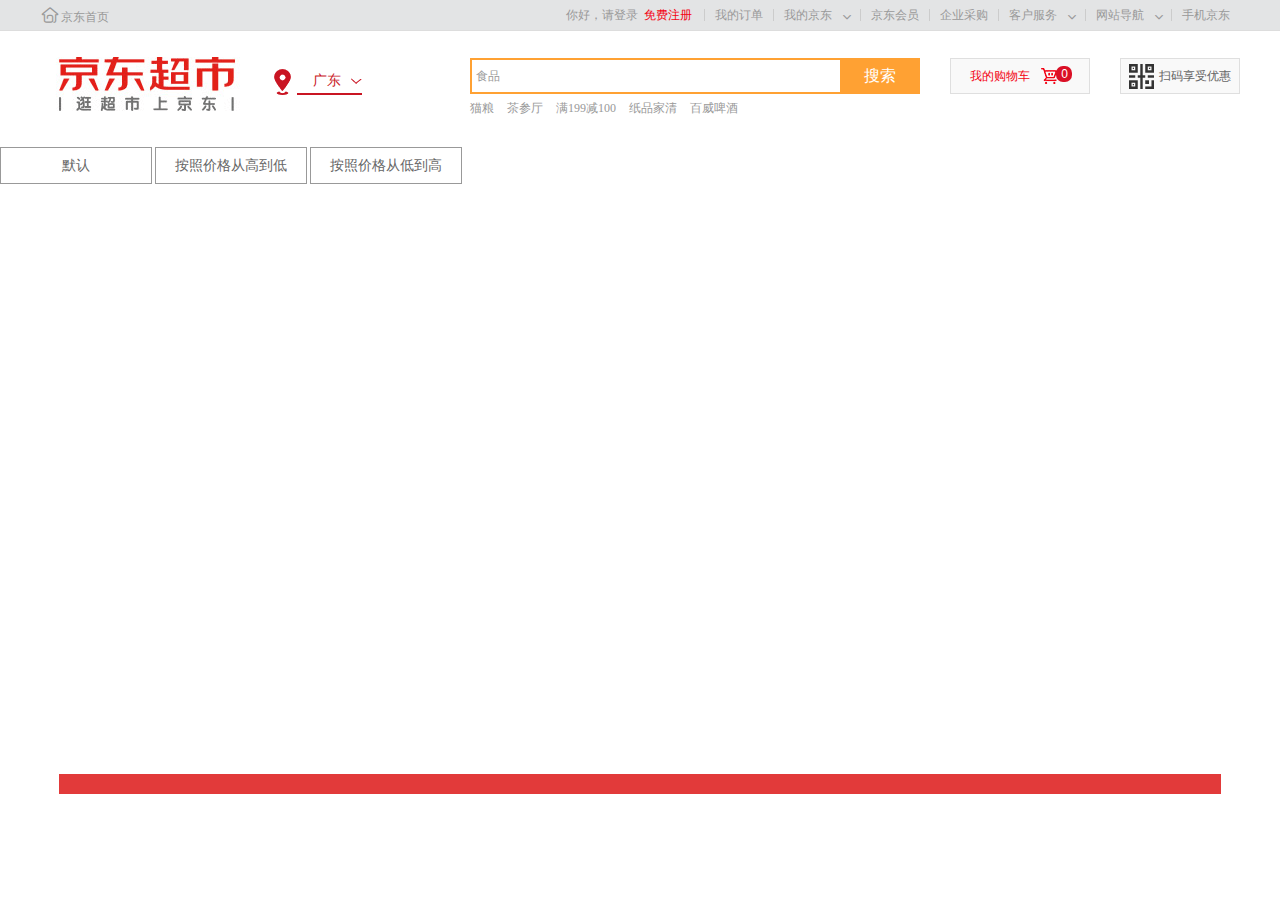
<file: jd-chaoShi/goodsList.html>
<!DOCTYPE html>
<html lang="en">

<head>
    <meta charset="UTF-8">
    <meta name="viewport" content="width=device-width, initial-scale=1.0">
    <meta http-equiv="X-UA-Compatible" content="ie=edge">
    <title>Document</title>
    <link rel="stylesheet" href="./css/public.css">
    <link rel="stylesheet" href="./css/iconfont-1/iconfont.css">
    <link rel="stylesheet" href="./css/goodsList.min.css">
    <!-- <link rel="stylesheet" href="./css/style.css"> -->
    <script src="./js/jquery-3.4.1.js"></script>
    <script src="./js/index.js"></script>
    <script src="./js/goodsList.js"></script>

</head>

<body>
<div id="big_top_nav">
    <div class="top_nav_wrap clear_fix">
        <ul class="top_nav_left">
            <li id="ttbar-home">
                <i class="iconfont">&#xe607;</i>
                <a href="./index.html" target="_blank">京东首页</a>
            </li>
        </ul>
        <ul class="top_nav_right">
            <li class="fore1" id="ttbar-login">
                <a href="./login.html" class="link-login">你好，请登录</a>&nbsp;&nbsp;<a href="./regist.html" class="link-regist style-red">免费注册</a>
            </li>
            <li class="fore1" id="ttbar-login-already">
                <div class="dt cw-icon">						
                    <i class="icon-plus-nickname"></i>						
                    <a class="nickname" target="_blank" href="//home.jd.com/"></a>						
                    <i class="iconfont">&#xe78e;</i>					
                </div>
                <div class="dd dorpdown-layer">				
                    <div class="dd-spacer"></div>				
                    <div class="userinfo">					
                        <div class="u-pic">
                            <a target="_blank" href="//home.jd.com/">
                                <img src="./images/no-img_mid_.jpg" width="60" height="60">
                            </a>
                        </div>
                        <div class="u-plus">
                            <a href="" class="link-logout">退出</a>
                            <a href="https://plus.jd.com/index" target="_blank" class="icon-plus-dropdown"></a>
                        </div>					
                        <div class="u-msg">
                            <a href="//plus.jd.com/index" target="_blank">开通PLUS 平均省1012元/年&gt;</a>
                        </div>				
                    </div>	
                </div>		
            </li>
            <li class="spacer"></li>
            <li class="fore2">
                <div class="dt">
                    <a target="_blank" href="//order.jd.com/center/list.action">我的订单</a>
                </div>
            </li>
            <li class="spacer"></li>
            <li class="fore3 dorpdown" id="ttbar-myjd" data-load="1">
                <div class="dt cw-icon">
                    <a target="_blank" href="//home.jd.com/">我的京东</a>
                    <i class="iconfont">&#xe78e;</i>
                </div>
                <div class="dd dorpdown-layer">
                    <div class="dd-spacer"></div>				
                    <div class="myjdlist1">					
                        <div class="fore1">						
                            <div class="item">							
                                <a href="//order.jd.com/center/list.action" clstag="" target="_blank">待处理订单
                                    <span id="num-unfinishedorder"></span>
                                </a>						
                            </div>						
                            <div class="item">							
                                <a href="//myjd.jd.com/afs/indexNew.action?entry=1" clstag="" target="_blank">返修退换货</a>						
                            </div>						
                            <div class="item">							
                                <a href="//t.jd.com/product/followProductList.action?isReduce=true" clstag="" target="_blank">降价商品
                                    <span id="num-reduction"></span>
                                </a>						
                            </div>					
                        </div>					
                        <div class="fore2">						
                            <div class="item">							
                                <a href="//joycenter.jd.com/msgCenter/queryHistoryMessage.action" target="_blank">消息
                                    <span id="num-tip"></span>
                                </a>						
                            </div>						
                            <div class="item">							
                                <a href="http://question.jd.com/myjd/getMyjdAnswerList.action" clstag="" target="_blank">我的问答
                                    <span id="num-consultation"></span>
                                </a>						
                            </div>						
                            <div class="item">							
                                <a href="//t.jd.com/home/follow" clstag="" target="_blank">我的关注</a>
                            </div>					
                        </div>				
                    </div>				
                    <div class="myjdlist2">					
                        <div class="fore1">						
                            <div class="item">							
                                <a href="//bean.jd.com/myJingBean/list" clstag="" target="_blank">我的京豆</a>
                            </div>						
                            <div class="item baitiao">							
                                <a href="//baitiao.jd.com/" clstag="jr|keycount|njdhome|wdbaitiao" target="_blank">我的白条</a>						
                            </div>					
                        </div>					
                        <div class="fore2">						
                            <div class="item">							
                                <a href="//quan.jd.com/user_quan.action" target="_blank">我的优惠券
                                    <span id="num-ticket"></span>
                                </a>						
                            </div>						
                            <div class="item">							
                                <a href="//trade.jr.jd.com/centre/browse.action" clstag="" target="_blank">我的理财</a>						
                            </div>					
                        </div>				
                    </div>				
                    <div class="viewlist" style="display:none;">					
                        <div class="smt">						
                            <h4>我的足迹</h4>						
                            <span class="extra">							
                                <a target="_blank" href="//my.jd.com/history/list.html">更多&nbsp;&gt;</a>
                            </span>					
                        </div>					
                        <div class="smc"></div>				
                    </div>			
                </div>
            </li>
            <li class="spacer"></li>
            <li class="fore4">
                <div class="dt">
                    <a target="_blank" href="//vip.jd.com/">京东会员</a>
                </div>
            </li>
            <li class="spacer"></li>
            <li class="fore5">
                <div class="dt">
                    <a target="_blank" href="//b.jd.com/">企业采购</a>
                </div>
            </li>
            <li class="spacer"></li>
            <li class="fore6 dorpdown" id="ttbar-serv" data-load="1">
                <div class="dt cw-icon">
                    客户服务<i class="iconfont">&#xe78e;;</i>
                </div>
                <div class="dd dorpdown-layer">
                    <div class="dd-spacer"></div>
                    <div class="item-client">客户</div>
                    <div class="item">
                        <a href="//help.jd.com/index.html" target="_blank" true="">帮助中心</a>
                    </div>
                    <div class="item">
                        <a href="//myjd.jd.com/afs/indexNew.action?entry=2" target="_blank" true="">售后服务</a>
                    </div>
                    <div class="item">
                        <a href="//chat.jd.com/jdchat/custom.action " target="_blank" true="">在线客服</a>
                    </div>
                    <div class="item">
                        <a href="//myjd-crm.jd.com/opinion/orderList.action" target="_blank" true="">意见建议</a>
                    </div>
                    <div class="item">
                        <a href="//myjd-crm.jd.com/appoint/telebooking.action" target="_blank" true="">电话客服</a>
                    </div>
                    <div class="item">
                        <a href="//www.jd.com/contact/service.html" target="_blank" true="">客服邮箱</a>
                    </div>
                    <div class="item">
                        <a href="https://jrhelp.jd.com/" target="_blank" true="">金融咨询</a>
                    </div>
                    <div class="item">
                        <a href="//chat.jd.com/jd/chat?entry=jd_web_joybuy" target="_blank" true="">全球售客服</a>
                    </div>
                    <div class="item-business">商户</div>
                    <div class="item">
                        <a href="https://lai.jd.com" target="_blank" true="">合作招商</a>
                    </div>
                    <div class="item">
                        <a href="//chengzhang.jd.com" target="_blank" true="">成长中心</a>
                    </div>
                    <div class="item">
                        <a href="//shop.jd.com/" target="_blank" true="">商家后台</a>
                    </div>
                    <div class="item">
                        <a href="//jm.jd.com/index/index.html" target="_blank" true="">京麦工作台</a>
                    </div>
                    <div class="item">
                        <a href="//helpcenter.jd.com/venderportal/index.html" target="_blank" true="">商家帮助</a>
                    </div>
                    <div class="item">
                        <a href="//rule.jd.com/rule/index.action" target="_blank" true="">规则平台</a>
                    </div>
                </div>
            </li>
            <li class="spacer"></li>
            <li class="fore7 dorpdown" id="ttbar-navs" data-load="1">
                <div class="dt cw-icon">网站导航<i class="iconfont">&#xe78e;</i></div>
                <div class="dd dorpdown-layer">
                <div class="dd-spacer"></div>
                <dl class="fore1">
                    <dt>特色主题</dt>
                    <dd>
                        <div class="item">
                            <a href="//try.jd.com/" target="_blank">京东试用</a>
                        </div>
                        <div class="item">
                            <a href="//jr.jd.com/" target="_blank">京东金融</a>
                        </div>
                        <div class="item">
                            <a href="//global.jd.com/" target="_blank">全球售</a>
                        </div>
                        <div class="item">
                            <a href="https://www.joybuy.com/  " target="_blank">国际站</a>
                        </div>
                        <div class="item">
                            <a href="//vip.jd.com/" target="_blank">京东会员</a>
                        </div>
                        <div class="item">
                            <a href="//xinpin.jd.com/" target="_blank">京东预售</a>
                        </div>
                        <div class="item">
                            <a href="//what.jd.com/" target="_blank">买什么</a>
                        </div>
                        <div class="item">
                            <a href=" https://www.jd.ru/" target="_blank">俄语站</a>
                        </div>
                        <div class="item">
                            <a href="//diy.jd.com/" target="_blank">装机大师</a>
                        </div>
                        <div class="item">
                            <a href=" https://pingce.jd.com/index.html" target="_blank">0元评测</a>
                        </div>
                        <div class="item">
                            <a href="//cn.jd.com/" target="_blank">港澳售</a>
                        </div>
                        <div class="item">
                            <a href="//a.jd.com/" target="_blank">优惠券</a>
                        </div>
                        <div class="item">
                            <a href="//miaosha.jd.com/" target="_blank">秒杀</a>
                        </div>
                        <div class="item">
                            <a href="//red.jd.com/" target="_blank">闪购</a>
                        </div>
                        <div class="item">
                            <a href="https://www.jd.id/" target="_blank">印尼站</a>
                        </div>
                        <div class="item">
                            <a href="https://ft.jd.com" target="_blank">京东金融科技</a>
                        </div>
                        <div class="item">
                            <a href="https://pro.jd.com/mall/active/3GDCbtDfi1tTEcVUKkfDkyHfQLfq/index.html" target="_blank">陪伴计划</a>
                        </div>
                        <div class="item">
                            <a href="//join.jd.com" target="_blank">出海招商</a>
                        </div>
                        <div class="item">
                            <a href="https://2.paipai.com/" target="_blank">拍拍二手</a>
                        </div>
                    </dd>
                </dl>
                <dl class="fore2">
                    <dt>行业频道</dt>
                    <dd>
                        <div class="item">
                            <a href="//shouji.jd.com/" target="_blank">手机</a>
                        </div>
                        <div class="item">
                            <a href="https://shuma.jd.com/" target="_blank">智能数码</a>
                        </div>
                        <div class="item">
                            <a href="//3c.jd.com/" target="_blank">玩3C</a>
                        </div>
                        <div class="item">
                            <a href="//diannao.jd.com/" target="_blank">电脑办公</a>
                        </div>
                        <div class="item">
                            <a href="https://jiadian.jd.com/" target="_blank">家用电器</a>
                        </div>
                        <div class="item">
                            <a href="//smart.jd.com/" target="_blank">京鱼座智能</a>
                        </div>
                        <div class="item">
                            <a href="//channel.jd.com/fashion.html" target="_blank">服装城</a>
                        </div>
                        <div class="item">
                            <a href="https://fresh.jd.com/" target="_blank">京东生鲜</a>
                        </div>
                        <div class="item">
                            <a href="//channel.jd.com/jiazhuang.html" target="_blank">家装城</a>
                        </div>
                        <div class="item">
                            <a href="//baby.jd.com/" target="_blank">母婴</a>
                        </div>
                        <div class="item">
                            <a href="//channel.jd.com/chaoshi.html" target="_blank">食品</a>
                        </div>
                        <div class="item">
                            <a href="//nong.jd.com/" target="_blank">农资频道</a>
                        </div>
                        <div class="item">
                            <a href="http://car.jd.com" target="_blank">整车</a>
                        </div>
                        <div class="item">
                            <a href="//book.jd.com/" target="_blank">图书</a>
                        </div>
                        <div class="item">
                            <a href="https://imall.jd.com/laobao.html" target="_blank">劳动防护</a>
                        </div>
                    </dd>
                </dl>
                <dl class="fore3">
                    <dt>生活服务</dt>
                    <dd>
                        <div class="item">
                            <a href="//z.jd.com/" target="_blank">京东众筹</a>
                        </div>
                        <div class="item">
                            <a href="https://baitiao.jd.com" target="_blank">白条</a>
                        </div>
                        <div class="item">
                            <a href="//m.jr.jd.com/helppage/downApp/jrAppPromote.html" target="_blank">京东金融App</a>
                        </div>
                        <div class="item">
                            <a href="//trade.jr.jd.com/myxjk/jrbincome.action" target="_blank">京东小金库</a>
                        </div>
                        <div class="item">
                            <a href="//licai.jd.com/" target="_blank">理财</a>
                        </div>
                        <div class="item">
                            <a href="//chongzhi.jd.com/" target="_blank">话费</a>
                        </div>
                        <div class="item">
                            <a href="//jiaofei.jd.com/" target="_blank">水电煤</a>
                        </div>
                        <div class="item">
                            <a href="//caipiao.jd.com/" target="_blank">彩票</a>
                        </div>
                        <div class="item">
                            <a href="//trip.jd.com/" target="_blank">旅行</a>
                        </div>
                        <div class="item">
                            <a href="//jipiao.jd.com/" target="_blank">机票酒店</a>
                        </div>
                        <div class="item">
                            <a href="//movie.jd.com/" target="_blank">电影票</a>
                        </div>
                        <div class="item">
                            <a href="//daojia.jd.com/html/welcome.html" target="_blank">京东到家</a>
                        </div>
                        <div class="item">
                            <a href="//game.jd.com/" target="_blank">游戏</a>
                        </div>
                        <div class="item">
                            <a href="https://sale.jd.com/act/02ZCO1Nqk7eALJw.html " target="_blank">拍拍回收</a>
                        </div>			
                    </dd>
                </dl>
                <dl class="fore4">
                    <dt>更多精选</dt>
                    <dd>
                        <div class="item">
                            <a href="https://lai.jd.com" target="_blank">合作招商</a>
                        </div>
                        <div class="item">
                            <a href="//mobile.jd.com/index.do" target="_blank">京东通信</a>
                        </div>
                        <div class="item">
                            <a href="//o.jd.com/market/index.action" target="_blank">京东E卡</a>
                        </div>
                        <div class="item">
                            <a href="//b.jd.com/" target="_blank">企业采购</a>
                        </div>
                        <div class="item">
                            <a href="//fw.jd.com/" target="_blank">服务市场</a>
                        </div>
                        <div class="item">
                            <a href="https://bg.jd.com/" target="_blank">办公生活馆</a>
                        </div>
                        <div class="item">
                            <a href="//zhaomu.jd.com/XCDLzm.html" target="_blank">乡村招募</a>
                        </div>
                        <div class="item">
                            <a href="//lj.jd.com/campus/intro.do" target="_blank">校园加盟</a>
                        </div>
                        <div class="item">
                            <a href="https://pro.jd.com/mall/active/3WA2zN8wkwc9fL9TxAJXHh5Nj79u/index.html" target="_blank">京东社区</a>
                        </div>
                        <div class="item">
                            <a href="http://group.jd.com/index/20000001.htm" target="_blank">游戏社区</a>
                        </div>
                        <div class="item">
                            <a href="//ipr.jd.com/edition" target="_blank">知识产权维权</a>
                        </div>
                    </dd>
                </dl>  
            </div>  
            </li>
            <li class="spacer"></li>
            <li class="fore8 dorpdown" id="ttbar-apps" data-load="1">
                <div class="dt cw-icon">
                    <a target="_blank" href="//app.jd.com/">手机京东</a>
                </div>
                <div class="dd dorpdown-layer">			
                    <div class="dd-spacer"></div>				
                    <div class="dd-inner" id="ttbar-apps-main"> 
                        <div class="mobile_pop_item"> 
                            <div class="mobile_pop_qrcode mobile_pop_qrcode_1"><img src="./images/code-1.png"></div> 
                            <div class="mobile_pop_info"> 
                                <h5 class="mobile_pop_tit">手机京东</h5> 
                                <p class="mobile_pop_value">新人专享大礼包</p> 
                                <p class="mobile_pop_device"> 
                                    <a class="mobile_pop_device_lk mobile_pop_device_ios" href="">APP Store</a> 
                                    <a class="mobile_pop_device_lk mobile_pop_device_and" href="">安卓市场</a> 
                                    <a class="mobile_pop_device_lk mobile_pop_device_pad" href="">APP Store</a> 
                                </p> 
                            </div> 
                        </div> 
                        <div class="mobile_pop_item"> 
                            <div class="mobile_pop_qrcode mobile_pop_qrcode_2"><img src="./images/code-2.jpg"></div> 
                            <div class="mobile_pop_info"> 
                                <h5 class="mobile_pop_tit">关注京东微信</h5> 
                                <p class="mobile_pop_value">微信扫一扫关注<br>京东服务号订阅<br>更多促销优惠福利</p> 
                            </div> 
                        </div> 
                        <div class="mobile_pop_item"> 
                            <div class="mobile_pop_qrcode mobile_pop_qrcode_3"><img src="./images/code-3.jpg"></div> 
                            <div class="mobile_pop_info"> 
                                <h5 class="mobile_pop_tit">京东金融客户端</h5> 
                                <p class="mobile_pop_value">新人专享大礼包</p> 
                                <p class="mobile_pop_device"> 
                                    <a class="mobile_pop_device_lk mobile_pop_device_ios" href="https://itunes.apple.com/cn/app/jing-dong-jin-rong-hui-li/id895682747?mt=8" target="_blank">APP Store</a> 
                                    <a class="mobile_pop_device_lk mobile_pop_device_and" href="http://211.151.9.66/downapp/jrapp_jr188.apk" target="_blank">安卓市场</a> 
                                </p> 
                            </div> 
                        </div>
                    </div>			
                </div>		
            </li>
        </ul>
    </div>
</div>
<div class="big_nav has_qrcode clear_fix">
    <div id="logo_2014">
        <a href="//chaoshi.jd.com" class="logo">京东超市</a>
        <div class="dropdown logo_dropdown clearfix">
            <div class="fl dropdown_locate"></div>
            <ul class="fl dropdown_wrap">
                <li id="ttbar-mycity" class="dropdown_box">			
                    <div class="dt cw-icon ui-areamini-text-wrap">				
                        <i class="iconfont"></i>				
                        <span class="ui-areamini-text" data-id="19" title="广东">广东</span> 			
                    </div>			
                    <div class="dd dorpdown-layer">				
                                        
                        <div class="ui-areamini-content-wrap" style="left: auto;"> 					
                            <div class="ui-areamini-content">
                                <div class="ui-areamini-content-list clearfix">
                                    <div class="item"><a data-id="1">北京</a></div>
                                    <div class="item"><a data-id="2">上海</a></div>
                                    <div class="item"><a data-id="3">天津</a></div>
                                    <div class="item"><a data-id="4">重庆</a></div>
                                    <div class="item"><a data-id="5">河北</a></div>
                                    <div class="item"><a data-id="6">山西</a></div>
                                    <div class="item"><a data-id="7">河南</a></div>
                                    <div class="item"><a data-id="8">辽宁</a></div>
                                    <div class="item"><a data-id="9">吉林</a></div>
                                    <div class="item"><a data-id="10">黑龙江</a></div>
                                    <div class="item"><a data-id="11">内蒙古</a></div>
                                    <div class="item"><a data-id="12">江苏</a></div>
                                    <div class="item"><a data-id="13">山东</a></div>
                                    <div class="item"><a data-id="14">安徽</a></div>
                                    <div class="item"><a data-id="15">浙江</a></div>
                                    <div class="item"><a data-id="16">福建</a></div>
                                    <div class="item"><a data-id="17">湖北</a></div>
                                    <div class="item"><a data-id="18">湖南</a></div>
                                    <div class="item"><a data-id="19" class="selected">广东</a></div>
                                    <div class="item"><a data-id="20">广西</a></div>
                                    <div class="item"><a data-id="21">江西</a></div>
                                    <div class="item"><a data-id="22">四川</a></div>
                                    <div class="item"><a data-id="23">海南</a></div>
                                    <div class="item"><a data-id="24">贵州</a></div>
                                    <div class="item"><a data-id="25">云南</a></div>
                                    <div class="item"><a data-id="26">西藏</a></div>
                                    <div class="item"><a data-id="27">陕西</a></div>
                                    <div class="item"><a data-id="28">甘肃</a></div>
                                    <div class="item"><a data-id="29">青海</a></div>
                                    <div class="item"><a data-id="30">宁夏</a></div>
                                    <div class="item"><a data-id="31">新疆</a></div>
                                    <div class="item"><a data-id="52993">港澳</a></div>
                                    <div class="item"><a data-id="32">台湾</a></div>
                                    <div class="item"><a data-id="84">钓鱼岛</a></div>
                                    <div class="item"><a data-id="53283">海外</a></div>
                                </div>
                            </div> 				
                        </div> 				 			
                    </div>		
                </li>
            </ul>
        </div>
    </div>
    <div id="search-2014">
        <div class="form">
            <input type="text" id="key" class="text" placeholder="食品">
            <button class="button cw-icon">
                <i></i> 搜索
            </button>
        </div>
    </div>
    <div id="settleup-2014" class="dorpdown">
        <div class="cw-icon">
            <i class="ci-left"></i>
            <i class="ci-right">&gt;</i>
            <i class="ci-count" id="shopping-amount">0</i>
            <a target="_blank" href="//cart.jd.com/cart.action">我的购物车</a>
        </div>
        <div class="dorpdown-layer">
            <div class="spacer"></div>
            <div class="prompt">
                <div class="nogoods">
                    <b></b>购物车中还没有商品，赶紧选购吧！
                </div>
            </div>
            <div id="settleup-content">
                <span class="loading"></span>
            </div>
        </div>
    </div>
    <div class="headerqrcode" style="display: block;" id="J_headerqrcode">
        <a href="" class="headerqrcode_lk">
            <i class="headerqrcode_ico"></i>
            <span class="headerqrcode_txt">扫码享受优惠</span>
        </a>
        <div class="headerqrcode_qc">
            <div class="headerqrcode_qcimg">
                <img src="./images/https___pro.m.jd.png">
            </div>
            <div class="headerqrcode_arrow">
                <i class="headerqrcode_arrow_bd"></i>
                <i class="headerqrcode_arrow_bg"></i>
            </div>
        </div>
    </div>
    <div id="hotwords">
        <a data-id="10693" data-position-id="2" href="//pro.jd.com/mall/active/4Q8HKXQXSt9dpJvHRhoLWCvJqai2/index.html" target="_blank">猫粮</a>
        <a data-id="10698" data-position-id="3" href="//item.jd.com/100005783670.html?dist=jd" target="_blank">茶参厅</a>
        <a data-id="10491" data-position-id="4" href="//search.jd.com/Search?keyword=%E6%BB%A1199%E5%87%8F100&amp;enc=utf-8&amp;spm=2.1.1" target="_blank">满199减100</a>
        <a data-id="10661" data-position-id="5" href="//pro.jd.com/mall/active/3TAuJK8JshEaexBfjjuiZRrSohYe/index.html" target="_blank">纸品家清</a>
        <a data-id="10511" data-position-id="6" href="//mall.jd.com/index-1000005823.html" target="_blank">百威啤酒</a>
    </div>
</div>
<div class="box clear_fix">
    <div class="btn-class">
        <span class="typeBtn">默认</span>
        <span class="typeBtn">按照价格从高到低</span>
        <span class="typeBtn">按照价格从低到高</span>
    </div>
    <ul class="box-list">
    </ul>
</div>
<div id="page" class="page"></div>

</body>

</html>
</file>
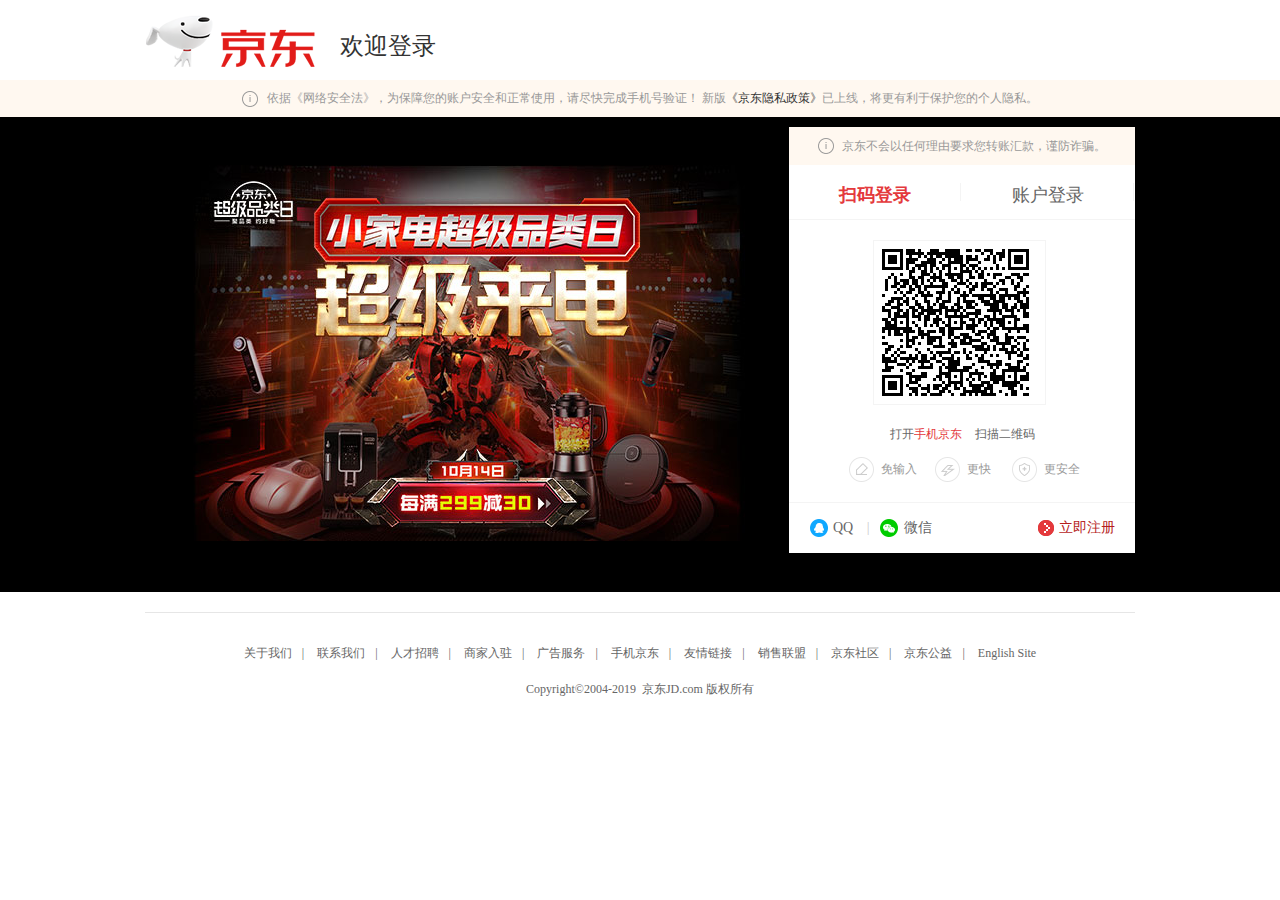
<file: jd-chaoShi/login.html>
<!DOCTYPE html>
<html lang="en">
<head>
    <meta charset="UTF-8">
    <meta name="viewport" content="width=device-width, initial-scale=1.0">
    <meta http-equiv="X-UA-Compatible" content="ie=edge">
    <title>Document</title>
    <link rel="stylesheet" href="./css/public.css">
    <link rel="stylesheet" href="./css/login.min.css">
    <script src="./js/jquery-3.4.1.js"></script>
    <script src="./js/captcha-mini.js"></script>
    <script src="./js/login.js"></script>
</head>
<body>
    <div class="header clear_fix">
        <div class="wrap clear_fix">
            <a href="./index.html" class="logo ">
            </a>
            <div class="logo-title">欢迎登录</div>
        </div>
    </div>
    <!-- 001大盒子里面tab+内容+注册链接。 -->
    <!-- 002tab1为手机扫码登陆页面--仅有一张二维码  当hover时--两张图片 -->
    <!-- 003tab2为账户登录 账户登录
        01 两个input--手机/用户名
        02 点击登录出现一个图片验证码-->
    <div id="content">
        <div class="tips-wrapper">
            <div class="tips-inner">
                <div class="cont-wrapper">
                    <i class="icon-tips"></i>
                    <p>依据《网络安全法》，为保障您的账户安全和正常使用，请尽快完成手机号验证！ 新版<a href="https://about.jd.com/privacy/" class="black" target="_blank">《京东隐私政策》</a>已上线，将更有利于保护您的个人隐私。</p>
                </div>
            </div>
        </div>
        <div class="login-wrap">
            <div class="wrap">
                <div class="login-form">
                    <div class="tips-wrapper">
                        <div class="tips-inner">
                            <div class="cont-wrapper">
                                <i class="icon-tips"></i>
                                <p>京东不会以任何理由要求您转账汇款，谨防诈骗。</p>
                            </div>
                        </div>
                    </div>
                    <div class="login-tab login-tab-l">
                        <a class="checked"> 扫码登录</a>
                    </div>
                    <div class="login-tab login-tab-r">
                        <a class="">账户登录</a>
                    </div>
                    
                    <!-- 扫码登录 -->
                    <div class="login qrcode-login" style="display: block; visibility: visible;">
                        <div class="mc">
                            <div class="qrcode-main">
                                <div class="qrcode-img">
                                    <img src="./images/show.png" alt="">
                                </div>
                                <div class="qrcode-help"></div>
                            </div>
                            <div class="qrcode-panel">
                                <ul>
                                    <li class="fore1">
                                        <span>打开</span>
                                        <a href="/uc/links?tag=apps" target="_blank">
                                            <span class="red">手机京东</span></a>
                                    </li>
                                    <li>扫描二维码</li>
                                </ul>
                            </div>
                            <div class="coagent qr-coagent clear_fix" id="qrCoagent">
                                <ul class="clear_fix">
                                    <li><b></b><em>免输入</em></li>
                                    <li><b class="faster"></b><em>更快&nbsp;</em></li>
                                    <li><b class="more-safe"></b><em>更安全</em></li>
                                </ul>
                            </div>
                        </div>
                    </div>
                    <!-- 账户登录 -->
                    <div class="login login-box" style="display: none; visibility: visible;">
                        <div class="mt tab-h">
                        </div>
                        <div class="msg-wrap">
                            <div class="msg-error hide"><b></b></div>
                        </div>
                        <div class="mc">
                            <div class="form">
                                <div id="formlogin">
                                    <!-- 账户输入框 -->
                                    <div class="item item-fore1">
                                        <label for="loginname" class="login-label name-label"></label>
                                        <input id="loginname" type="text" class="itxt" name="loginname" tabindex="1" autocomplete="off" value="" placeholder="用户名/登录手机">
                                        <span class="clear-btn"></span>
                                    </div>
                                    <!-- 密码输入框 -->
                                    <div id="entry" class="item item-fore2" style="display:block; visibility: visible;">
                                        <label class="login-label pwd-label" for="nloginpwd"></label>
                                        <input type="password" id="nloginpwd" name="nloginpwd" class="itxt itxt-error" tabindex="2" autocomplete="off" placeholder="密码">
                                        <span class="clear-btn"></span>
                                    </div>
                                    <!-- 图形验证码输入框 -->
                                    <div id="canvas" class="item item-imagecode" style="display:none; visibility: visible;">
                                        <label>验证码</label>
                                        <div class="item-input-wrap">
                                            <input type="text" maxlength="6" placeholder="请输入验证码" id="imageCode" class="field">
                                            <div class="image-code-box">
                                                <canvas width="148" height="38" id="captcha"></canvas>
                                            </div>
                                        </div>
                                        <span class="clear-btn"></span>
                                    </div>

                                    <div class="item item-fore4">
                                        <div class="safe">
                                            <span></span>
                                            <span class="forget-pw-safe">
                                                <a href="//passport.jd.com/uc/links?tag=safe" class="" target="_blank" clstag="pageclick|keycount|login_pc_201804112|6">忘记密码</a>
                                            </span>
                                        </div>
                                    </div>
                                    <div class="item item-fore5">
                                        <div class="login-btn">
                                            <a class="btn-img btn-entry" id="loginsubmit" tabindex="6">登&nbsp;&nbsp;&nbsp;&nbsp;录</a>
                                        </div>
                                    </div>
                                </div>
                            </div>
                        </div>
                    </div>
                    <div class="coagent" id="kbCoagent">
                        <ul>
                            <li>
                                <b></b>
                                <a href="javascript:void(0)" onclick="window.location='//qq.jd.com/new/qq/login.aspx'+window.location.search;return false;" clstag="pageclick|keycount|login_pc_201804112|3" class="pdl"><b class="QQ-icon"></b><span>QQ</span></a>
                                <span class="line">|</span>
                            </li>
                            <li>
                                <a href="javascript:void(0)" onclick="window.location='//qq.jd.com/new/wx/login.action'+window.location.search;return false;" clstag="pageclick|keycount|login_pc_201804112|4" class="pdl"><b class="weixin-icon"></b><span>微信</span></a>
                            </li>
                            <li class="extra-r">
                                <div>
                                    <div class="regist-link">
                                        <a href="./regist.html" target="_blank"><b></b>立即注册</a>
                                    </div>
                                </div>
                            </li>
                        </ul>
                    </div>            
                </div>
            </div>
            <div class="login-banner" style="background-color: #000000">	
                <div class="wrap">			         
                    <div id="banner-bg" class="i-inner" style="background: url(./images/banner-bg.jpg) 0px 0px no-repeat;background-color: #000000"></div>		              
                </div>		           
            </div>
        </div>
    </div>
    <div id="form-footer" class="footer wrap">
        <div class="links">
            <a rel="nofollow" target="_blank" href="//www.jd.com/intro/about.aspx"> 关于我们</a>|
            <a rel="nofollow" target="_blank" href="//www.jd.com/contact/">联系我们</a>|
            <a rel="nofollow" target="_blank" href="//zhaopin.jd.com/">人才招聘</a>|
            <a rel="nofollow" target="_blank" href="//www.jd.com/contact/joinin.aspx">商家入驻</a>|
            <a rel="no  follow" target="_blank" href="//www.jd.com/intro/service.aspx">广告服务</a>|
            <a rel="nofollow" target="_blank" href="//app.jd.com/">手机京东</a>|
            <a target="_blank" href="//club.jd.com/links.aspx">友情链接</a>|
            <a target="_blank" href="//media.jd.com">销售联盟</a>|
            <a href="//club.jd.com/" target="_blank">京东社区</a>|
            <a href="//gongyi.jd.com" target="_blank">京东公益</a>|
            <a target="_blank" href="//en.jd.com/" clstag="pageclick|keycount|20150112ABD|9">English Site</a>
        </div>
        <div class="copyright">Copyright©2004-2019&nbsp;&nbsp;京东JD.com&nbsp;版权所有</div>
    </div>
</body>
</html>
</file>
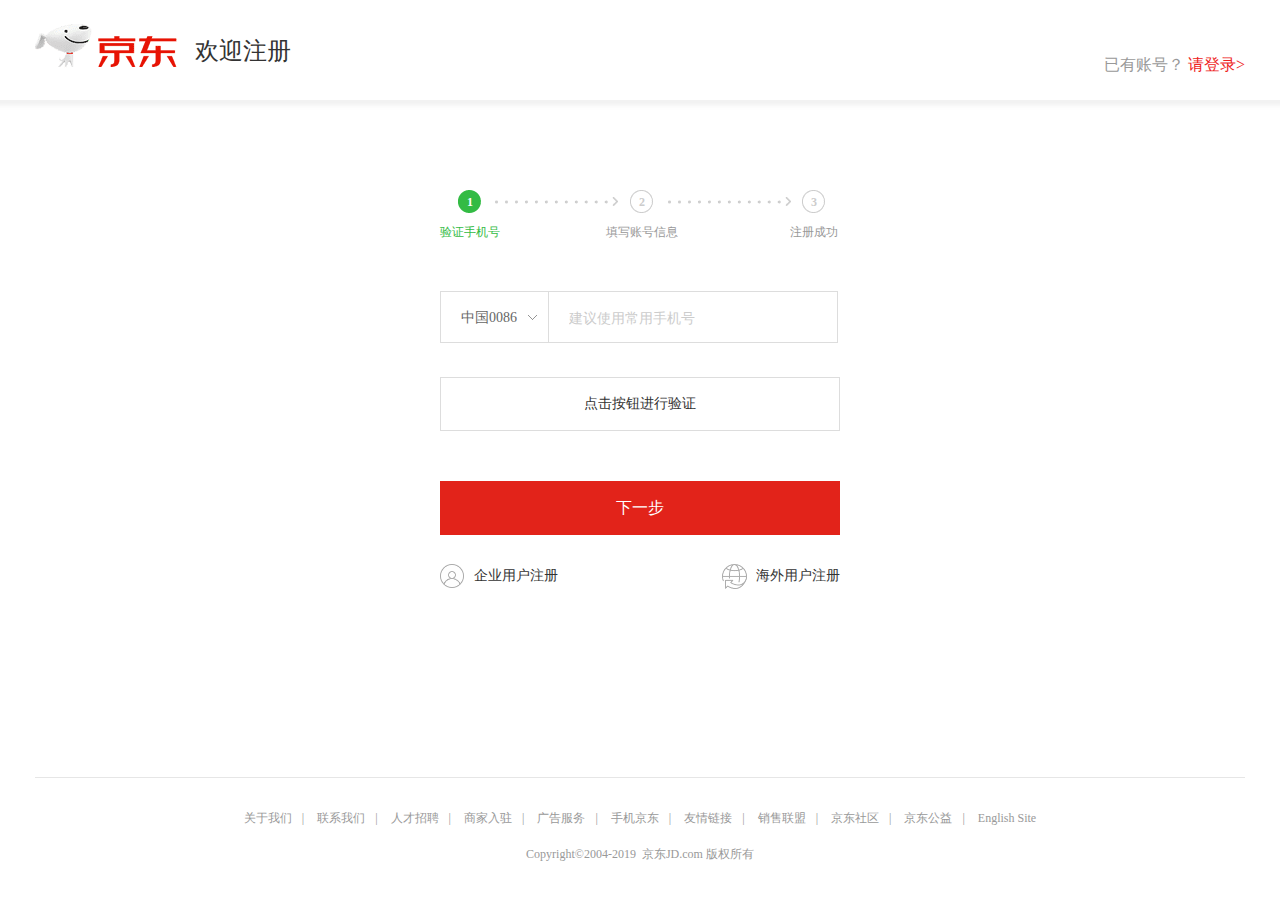
<file: jd-chaoShi/regist.html>
<!DOCTYPE html>
<html lang="en">
<head>
    <meta charset="UTF-8">
    <meta name="viewport" content="width=device-width, initial-scale=1.0">
    <meta http-equiv="X-UA-Compatible" content="ie=edge">
    <title>Document</title>
    <link rel="stylesheet" href="./css/public.css">
    <link rel="stylesheet" href="./css/regist.min.css">
    <script src="./js/jquery-3.4.1.js"></script>
    <script src="./js/captcha-mini.js"></script>
    <script src="./js/regist.js"></script>
</head>
<body>
    <div class="header clear_fix">
        <div class="wrap clear_fix">
            <a href="./index.html" class="logo ">
            </a>
            <div class="logo-title">欢迎注册</div>
            <div class="have-account">已有账号？ 
                <a href="./login.html">请登录&gt;</a>
            </div>
        </div>
    </div>
    <div class="container wrap">
        <div class="progress-bar clear_fix">
            <div class="pro-step cur-step">
                <span class="step-index">1</span>
                <p class="step-desc">验证手机号</p>
            </div>
            <div class="pro-line person-pro-line person-pro-line1 "></div>
            <div class="pro-step person-pro-step2 ">
                <span class="step-index">2</span>
                <p class="step-desc">填写账号信息</p>
            </div>
            <div class="pro-line person-pro-line person-pro-line2 "></div>
            <div class="pro-step person-pro-step3  ">
                <span class="step-index">3</span>
                <p class="step-desc">注册成功</p>
            </div>
        </div>
        <div class="main">
            <div class="reg-form">
                <div id="step1-wrap">
                    <div class="item-phone-wrap">
                        <div class="form-item form-item-phone">
                            <label class="select-country" id="select-country" country_id="0086">中国0086
                                <a href="" class="arrow"></a>
                            </label>
                            <div class="item-input-wrap">
                                <input type="text" id="form-phone" maxlength="11" name="phone" class="field" placeholder="建议使用常用手机号">
                                <i class="i-status"></i>
                            </div>
                            <div class="input-tip">
                                <span class="error"><i class="i-error"></i>格式错误</span>
                            </div>
                        </div>
                    </div>
                    <div class="item-getcode-wrap item-current-wrap">
                        <div class="form-item form-item-getcode">点击按钮进行验证
                            <div id="slideAuthCode" class="JDValidate-wrap"></div>
                        </div>
                    </div>
                    <div class="item-imagecode-wrap">
                        <div class="form-item form-item-imagecode">
                            <label>验证码</label>
                            <div class="item-input-wrap">
                                <input type="text" maxlength="6" placeholder="请输入验证码" id="imageCode" class="field">
                                <div class="image-code-box">
                                    <canvas width="160" height="50" id="captcha"></canvas>
                                </div>
                            </div>
                            <div class="input-tip">
                                <span class="error"><i class="i-error"></i>验证码错误</span>
                            </div>
                        </div>
                    </div>
                    <div class="item-phonecode-wrap">
                        <div class="form-item form-item-phonecode">
                            <div class="phonecode-left">
                                <label>手机验证码</label>
                                <input type="text" name="mobileCode" maxlength="6" autocomplete="off" id="phoneCode" class="field phonecode" placeholder="输入验证码">
                                <i class="i-status"></i>
                                <i class="i-cancel"></i>
                            </div>
                            <button id="getPhoneCode" class="btn-phonecode" type="button">重新获取</button>
                            <!-- 点击获取之后，会变成120s倒计时 -->
                            <div class="input-tip">
                                <span><i class="i-def"></i>该手机还可以获取1次验证码，请尽快验证</span>
                            </div>
                            <div class="audio-tip">收不到短信验证码？点击&nbsp;
                                <span class="get-auth-code"
                                tag="pageclick|keycount|reg_puser_201804031|13">获取语音验证码</span>
                            </div>
                        </div>
                    </div>
                    <!-- <div class="form-agreen"></div> -->
                    <div id="step1-next" class="btn-register">下一步</div>
                </div>
                <div id="step2-wrap">
                    <div class="form-item form-item-account" id="form-item-account">
                        <label>用　户　名</label>
                        <input type="text" id="form-account" name="regName" class="field" autocomplete="off"  placeholder="您的账户名和登录名" maxlength="8" default="<i class='i-def'></i>支持英文、数字的组合，4-8个字符">
                        <i class="i-status"></i>
                        <i class="i-cancel"></i>
                    </div>
                    <div class="input-tip">
                        <span class="def"><i class='i-def'></i>支持英文、数字的组合，4-8个字符"</span>
                    </div>
                    <div class="form-item form-item-pwd">
                        <label>设 置 密 码</label>
                        <input autocomplete="off" type="password" name="pwd" id="form-pwd" class="field" maxlength="10" placeholder="建议使用字母、数字的组合" >
                        <i class="i-status"></i>
                        <i class="i-cancel"></i>
                    </div>
                    <div class="input-tip">
                        <span class="def"><i class="i-def"></i>建议使用字母、数字的组合，6-10个字符</span>
                    </div>
                    <div class="form-item form-item-sure">
                        <label>确 认 密 码</label>
                        <input type="password" name="pwdRepeat" id="form-equalTopwd" class="field" placeholder="请再次输入密码" default="<i class='i-def'></i>请再次输入密码">
                        <i class="i-status"></i>
                        <i class="i-cancel"></i>
                        <div class="capslock-tip tips">大写已开启
                            <b class="arrow"></b>
                            <b class="arrow-inner"></b>
                        </div>
                    </div>
                    <div class="input-tip">
                        <span class="def"><i class="i-def"></i>请再次输入密码</span>
                    </div>
                    <!-- <div class="item-email-wrap" style="display: none;">
                        <div class="form-item">
                            <label>邮 箱 验 证</label>
                            <input type="text" name="email" id="form-email" class="field" autocomplete="off" maxlength="50" placeholder="请输入邮箱">
                            <i class="i-status"></i>
                            <ul class="suggest-container email-suggest">
                                <li class="">
                                    <div class="value">@qq.com</div>
                                </li>
                                <li class="">
                                    <div class="value">@163.com</div>
                                </li>
                                <li class="">
                                    <div class="value">@126.com</div>
                                </li>
                                <li class="">
                                    <div class="value">@Gmail.com</div>
                                </li>
                                <li class="">
                                    <div class="value">@Sohu.com</div>
                                </li>
                                <li class="suggest-li-last ">
                                    <div class="value">@Sina.com</div>
                                </li>
                            </ul>
                        </div>
                        <div class="input-tip">
                            <span class="error"><i class="i-error"></i>格式错误</span>
                        </div>
                    </div> -->
                    <!-- <div class="item-mailcode-wrap">
                        <div class="form-item form-item-mailcode">
                            <div class="mailcode-left">
                                <label>邮箱验证码</label>
                                <input type="text" name="mailCode" maxlength="6" autocomplete="off" id="mailCode" class="field mailcode" placeholder="请输入邮箱验证码">
                                <i class="i-status"></i>
                                <i class="i-cancel"></i>
                            </div>
                            <button id="getMailCode" class="btn-mailcode" type="button" clstag="pageclick|keycount|reg_puser_201804031|16">获取验证码</button>
                            <div class="input-tip">
                                <span class="error"><i class="i-error"></i>格式错误</span>
                            </div>
                        </div>
                    </div> -->
                    <div>
                        <button class="btn-register" id="form-register">立即注册</button>
                    </div>
                    <div class="input-tip">
                        <span></span>
                    </div>
                </div>
                <div id="step3-wrap">
                    <div class="register-success">注册成功</div>
                    <div class="register-success">赶紧去购物吧</div>
                </div>
            </div>
            <div class="reg-other clear_fix">
                <a href="//reg.jd.com/b/regPage?source=buser" class="reg-other-item reg-other-person" clstag="pageclick|keycount|reg_puser_201804031|4">
                    <i class="reg-ohter-icon"></i>企业用户注册                
                </a>
                <a href="//reg.jd.com/p/regPage?source=IBG&amp;ReturnUrl=http%3A//hk.jd.com/" class="reg-other-item reg-other-inter" clstag="pageclick|keycount|reg_puser_201804031|5">
                    <i class="reg-ohter-icon"></i>海外用户注册                    
                </a>
            </div>
        </div>
    </div>
    <div id="form-footer" class="footer wrap">
        <div class="links">
            <a rel="nofollow" target="_blank" href="//www.jd.com/intro/about.aspx"> 关于我们</a>|
            <a rel="nofollow" target="_blank" href="//www.jd.com/contact/">联系我们</a>|
            <a rel="nofollow" target="_blank" href="//zhaopin.jd.com/">人才招聘</a>|
            <a rel="nofollow" target="_blank" href="//www.jd.com/contact/joinin.aspx">商家入驻</a>|
            <a rel="no  follow" target="_blank" href="//www.jd.com/intro/service.aspx">广告服务</a>|
            <a rel="nofollow" target="_blank" href="//app.jd.com/">手机京东</a>|
            <a target="_blank" href="//club.jd.com/links.aspx">友情链接</a>|
            <a target="_blank" href="//media.jd.com">销售联盟</a>|
            <a href="//club.jd.com/" target="_blank">京东社区</a>|
            <a href="//gongyi.jd.com" target="_blank">京东公益</a>|
            <a target="_blank" href="//en.jd.com/" clstag="pageclick|keycount|20150112ABD|9">English Site</a>
        </div>
        <div class="copyright">Copyright©2004-2019&nbsp;&nbsp;京东JD.com&nbsp;版权所有</div>
    </div>
    
</body>
</html>
</file>
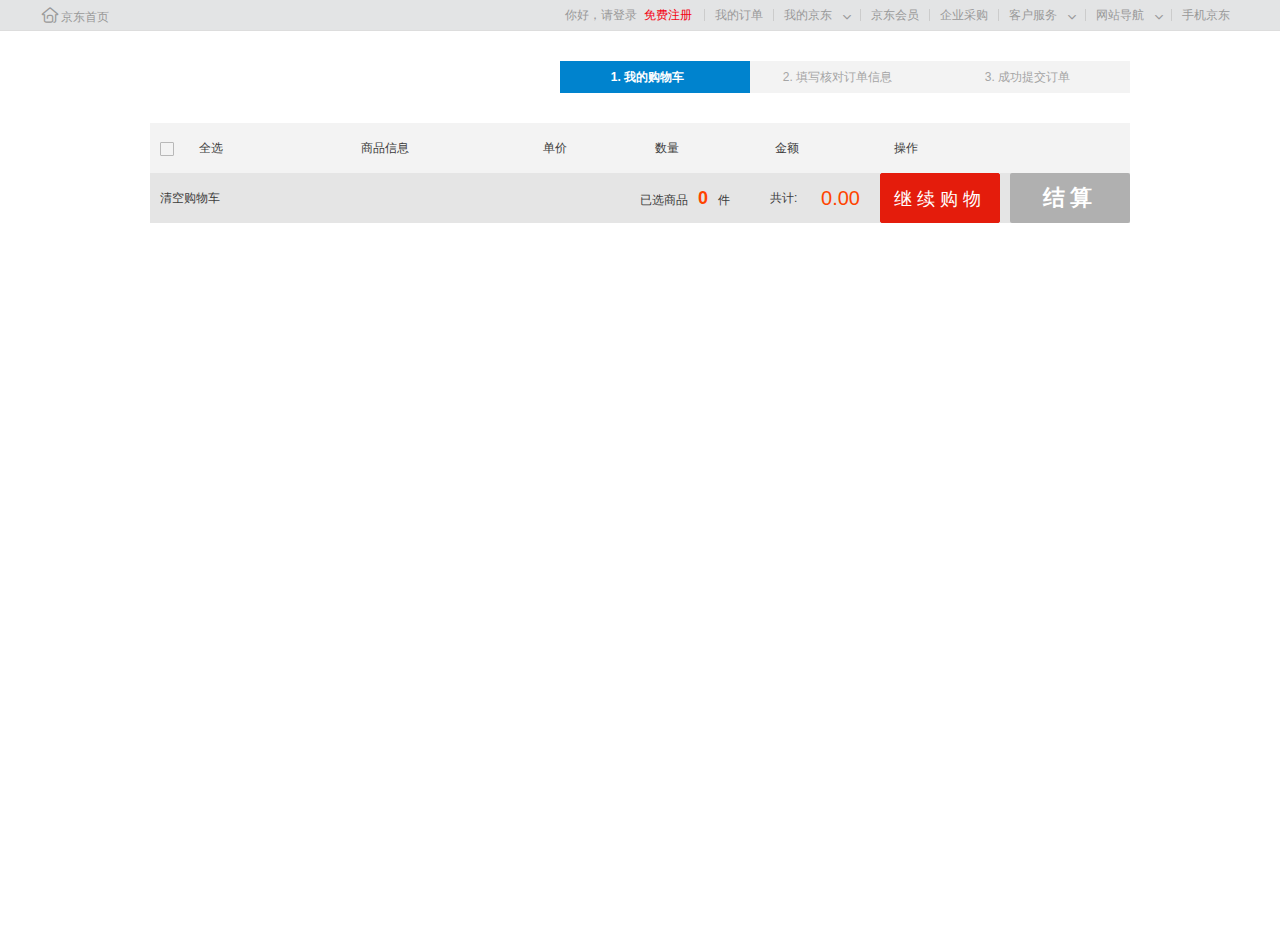
<file: jd-chaoShi/shoppingCar.html>
<!DOCTYPE html>
<html lang="en">

<head>
    <meta charset="UTF-8">
    <meta name="viewport" content="width=device-width, initial-scale=1.0">
    <meta http-equiv="X-UA-Compatible" content="ie=edge">
    <title>我的购物车</title>
    <link rel="stylesheet" href="./css/base_px.css">
    <link rel="stylesheet" href="./css/reset.css">
    <link rel="stylesheet" href="./css/carts.css">
    <link rel="stylesheet" href="./css/iconfont-1/iconfont.css">
    <script src="./js/jquery-3.4.1.js"></script>
    <script src="./js/index.js"></script>
    <script src="./js/shoppingCar.js"></script>

</head>

<body>
    <div id="big_top_nav">
        <div class="top_nav_wrap clear_fix">
            <ul class="top_nav_left">
                <li id="ttbar-home">
                    <i class="iconfont">&#xe607;</i>
                    <a href="./index.html" target="_blank">京东首页</a>
                </li>
            </ul>
            <ul class="top_nav_right">
                <li class="fore1" id="ttbar-login">
                    <a href="./login.html" class="link-login">你好，请登录</a>&nbsp;&nbsp;<a href="./regist.html" class="link-regist style-red">免费注册</a>
                </li>
                <li class="fore1" id="ttbar-login-already">
                    <div class="dt cw-icon">						
                        <i class="icon-plus-nickname"></i>						
                        <a class="nickname" target="_blank" href="//home.jd.com/"></a>						
                        <i class="iconfont">&#xe78e;</i>					
                    </div>
                    <div class="dd dorpdown-layer">				
                        <div class="dd-spacer"></div>				
                        <div class="userinfo">					
                            <div class="u-pic">
                                <a target="_blank" href="//home.jd.com/">
                                    <img src="./images/no-img_mid_.jpg" width="60" height="60">
                                </a>
                            </div>
                            <div class="u-plus">
                                <a href="" class="link-logout">退出</a>
                                <a href="https://plus.jd.com/index" target="_blank" class="icon-plus-dropdown"></a>
                            </div>					
                            <div class="u-msg">
                                <a href="//plus.jd.com/index" target="_blank">开通PLUS 平均省1012元/年&gt;</a>
                            </div>				
                        </div>	
                    </div>		
                </li>
                <li class="spacer"></li>
                <li class="fore2">
                    <div class="dt">
                        <a target="_blank" href="//order.jd.com/center/list.action">我的订单</a>
                    </div>
                </li>
                <li class="spacer"></li>
                <li class="fore3 dorpdown" id="ttbar-myjd" data-load="1">
                    <div class="dt cw-icon">
                        <a target="_blank" href="//home.jd.com/">我的京东</a>
                        <i class="iconfont">&#xe78e;</i>
                    </div>
                    <div class="dd dorpdown-layer">
                        <div class="dd-spacer"></div>				
                        <div class="myjdlist1">					
                            <div class="fore1">						
                                <div class="item">							
                                    <a href="//order.jd.com/center/list.action" clstag="" target="_blank">待处理订单
                                        <span id="num-unfinishedorder"></span>
                                    </a>						
                                </div>						
                                <div class="item">							
                                    <a href="//myjd.jd.com/afs/indexNew.action?entry=1" clstag="" target="_blank">返修退换货</a>						
                                </div>						
                                <div class="item">							
                                    <a href="//t.jd.com/product/followProductList.action?isReduce=true" clstag="" target="_blank">降价商品
                                        <span id="num-reduction"></span>
                                    </a>						
                                </div>					
                            </div>					
                            <div class="fore2">						
                                <div class="item">							
                                    <a href="//joycenter.jd.com/msgCenter/queryHistoryMessage.action" target="_blank">消息
                                        <span id="num-tip"></span>
                                    </a>						
                                </div>						
                                <div class="item">							
                                    <a href="http://question.jd.com/myjd/getMyjdAnswerList.action" clstag="" target="_blank">我的问答
                                        <span id="num-consultation"></span>
                                    </a>						
                                </div>						
                                <div class="item">							
                                    <a href="//t.jd.com/home/follow" clstag="" target="_blank">我的关注</a>
                                </div>					
                            </div>				
                        </div>				
                        <div class="myjdlist2">					
                            <div class="fore1">						
                                <div class="item">							
                                    <a href="//bean.jd.com/myJingBean/list" clstag="" target="_blank">我的京豆</a>
                                </div>						
                                <div class="item baitiao">							
                                    <a href="//baitiao.jd.com/" clstag="jr|keycount|njdhome|wdbaitiao" target="_blank">我的白条</a>						
                                </div>					
                            </div>					
                            <div class="fore2">						
                                <div class="item">							
                                    <a href="//quan.jd.com/user_quan.action" target="_blank">我的优惠券
                                        <span id="num-ticket"></span>
                                    </a>						
                                </div>						
                                <div class="item">							
                                    <a href="//trade.jr.jd.com/centre/browse.action" clstag="" target="_blank">我的理财</a>						
                                </div>					
                            </div>				
                        </div>				
                        <div class="viewlist" style="display:none;">					
                            <div class="smt">						
                                <h4>我的足迹</h4>						
                                <span class="extra">							
                                    <a target="_blank" href="//my.jd.com/history/list.html">更多&nbsp;&gt;</a>
                                </span>					
                            </div>					
                            <div class="smc"></div>				
                        </div>			
                    </div>
                </li>
                <li class="spacer"></li>
                <li class="fore4">
                    <div class="dt">
                        <a target="_blank" href="//vip.jd.com/">京东会员</a>
                    </div>
                </li>
                <li class="spacer"></li>
                <li class="fore5">
                    <div class="dt">
                        <a target="_blank" href="//b.jd.com/">企业采购</a>
                    </div>
                </li>
                <li class="spacer"></li>
                <li class="fore6 dorpdown" id="ttbar-serv" data-load="1">
                    <div class="dt cw-icon">
                        客户服务<i class="iconfont">&#xe78e;;</i>
                    </div>
                    <div class="dd dorpdown-layer">
                        <div class="dd-spacer"></div>
                        <div class="item-client">客户</div>
                        <div class="item">
                            <a href="//help.jd.com/index.html" target="_blank" true="">帮助中心</a>
                        </div>
                        <div class="item">
                            <a href="//myjd.jd.com/afs/indexNew.action?entry=2" target="_blank" true="">售后服务</a>
                        </div>
                        <div class="item">
                            <a href="//chat.jd.com/jdchat/custom.action " target="_blank" true="">在线客服</a>
                        </div>
                        <div class="item">
                            <a href="//myjd-crm.jd.com/opinion/orderList.action" target="_blank" true="">意见建议</a>
                        </div>
                        <div class="item">
                            <a href="//myjd-crm.jd.com/appoint/telebooking.action" target="_blank" true="">电话客服</a>
                        </div>
                        <div class="item">
                            <a href="//www.jd.com/contact/service.html" target="_blank" true="">客服邮箱</a>
                        </div>
                        <div class="item">
                            <a href="https://jrhelp.jd.com/" target="_blank" true="">金融咨询</a>
                        </div>
                        <div class="item">
                            <a href="//chat.jd.com/jd/chat?entry=jd_web_joybuy" target="_blank" true="">全球售客服</a>
                        </div>
                        <div class="item-business">商户</div>
                        <div class="item">
                            <a href="https://lai.jd.com" target="_blank" true="">合作招商</a>
                        </div>
                        <div class="item">
                            <a href="//chengzhang.jd.com" target="_blank" true="">成长中心</a>
                        </div>
                        <div class="item">
                            <a href="//shop.jd.com/" target="_blank" true="">商家后台</a>
                        </div>
                        <div class="item">
                            <a href="//jm.jd.com/index/index.html" target="_blank" true="">京麦工作台</a>
                        </div>
                        <div class="item">
                            <a href="//helpcenter.jd.com/venderportal/index.html" target="_blank" true="">商家帮助</a>
                        </div>
                        <div class="item">
                            <a href="//rule.jd.com/rule/index.action" target="_blank" true="">规则平台</a>
                        </div>
                    </div>
                </li>
                <li class="spacer"></li>
                <li class="fore7 dorpdown" id="ttbar-navs" data-load="1">
                    <div class="dt cw-icon">网站导航<i class="iconfont">&#xe78e;</i></div>
                    <div class="dd dorpdown-layer">
                    <div class="dd-spacer"></div>
                    <dl class="fore1">
                        <dt>特色主题</dt>
                        <dd>
                            <div class="item">
                                <a href="//try.jd.com/" target="_blank">京东试用</a>
                            </div>
                            <div class="item">
                                <a href="//jr.jd.com/" target="_blank">京东金融</a>
                            </div>
                            <div class="item">
                                <a href="//global.jd.com/" target="_blank">全球售</a>
                            </div>
                            <div class="item">
                                <a href="https://www.joybuy.com/  " target="_blank">国际站</a>
                            </div>
                            <div class="item">
                                <a href="//vip.jd.com/" target="_blank">京东会员</a>
                            </div>
                            <div class="item">
                                <a href="//xinpin.jd.com/" target="_blank">京东预售</a>
                            </div>
                            <div class="item">
                                <a href="//what.jd.com/" target="_blank">买什么</a>
                            </div>
                            <div class="item">
                                <a href=" https://www.jd.ru/" target="_blank">俄语站</a>
                            </div>
                            <div class="item">
                                <a href="//diy.jd.com/" target="_blank">装机大师</a>
                            </div>
                            <div class="item">
                                <a href=" https://pingce.jd.com/index.html" target="_blank">0元评测</a>
                            </div>
                            <div class="item">
                                <a href="//cn.jd.com/" target="_blank">港澳售</a>
                            </div>
                            <div class="item">
                                <a href="//a.jd.com/" target="_blank">优惠券</a>
                            </div>
                            <div class="item">
                                <a href="//miaosha.jd.com/" target="_blank">秒杀</a>
                            </div>
                            <div class="item">
                                <a href="//red.jd.com/" target="_blank">闪购</a>
                            </div>
                            <div class="item">
                                <a href="https://www.jd.id/" target="_blank">印尼站</a>
                            </div>
                            <div class="item">
                                <a href="https://ft.jd.com" target="_blank">京东金融科技</a>
                            </div>
                            <div class="item">
                                <a href="https://pro.jd.com/mall/active/3GDCbtDfi1tTEcVUKkfDkyHfQLfq/index.html" target="_blank">陪伴计划</a>
                            </div>
                            <div class="item">
                                <a href="//join.jd.com" target="_blank">出海招商</a>
                            </div>
                            <div class="item">
                                <a href="https://2.paipai.com/" target="_blank">拍拍二手</a>
                            </div>
                        </dd>
                    </dl>
                    <dl class="fore2">
                        <dt>行业频道</dt>
                        <dd>
                            <div class="item">
                                <a href="//shouji.jd.com/" target="_blank">手机</a>
                            </div>
                            <div class="item">
                                <a href="https://shuma.jd.com/" target="_blank">智能数码</a>
                            </div>
                            <div class="item">
                                <a href="//3c.jd.com/" target="_blank">玩3C</a>
                            </div>
                            <div class="item">
                                <a href="//diannao.jd.com/" target="_blank">电脑办公</a>
                            </div>
                            <div class="item">
                                <a href="https://jiadian.jd.com/" target="_blank">家用电器</a>
                            </div>
                            <div class="item">
                                <a href="//smart.jd.com/" target="_blank">京鱼座智能</a>
                            </div>
                            <div class="item">
                                <a href="//channel.jd.com/fashion.html" target="_blank">服装城</a>
                            </div>
                            <div class="item">
                                <a href="https://fresh.jd.com/" target="_blank">京东生鲜</a>
                            </div>
                            <div class="item">
                                <a href="//channel.jd.com/jiazhuang.html" target="_blank">家装城</a>
                            </div>
                            <div class="item">
                                <a href="//baby.jd.com/" target="_blank">母婴</a>
                            </div>
                            <div class="item">
                                <a href="//channel.jd.com/chaoshi.html" target="_blank">食品</a>
                            </div>
                            <div class="item">
                                <a href="//nong.jd.com/" target="_blank">农资频道</a>
                            </div>
                            <div class="item">
                                <a href="http://car.jd.com" target="_blank">整车</a>
                            </div>
                            <div class="item">
                                <a href="//book.jd.com/" target="_blank">图书</a>
                            </div>
                            <div class="item">
                                <a href="https://imall.jd.com/laobao.html" target="_blank">劳动防护</a>
                            </div>
                        </dd>
                    </dl>
                    <dl class="fore3">
                        <dt>生活服务</dt>
                        <dd>
                            <div class="item">
                                <a href="//z.jd.com/" target="_blank">京东众筹</a>
                            </div>
                            <div class="item">
                                <a href="https://baitiao.jd.com" target="_blank">白条</a>
                            </div>
                            <div class="item">
                                <a href="//m.jr.jd.com/helppage/downApp/jrAppPromote.html" target="_blank">京东金融App</a>
                            </div>
                            <div class="item">
                                <a href="//trade.jr.jd.com/myxjk/jrbincome.action" target="_blank">京东小金库</a>
                            </div>
                            <div class="item">
                                <a href="//licai.jd.com/" target="_blank">理财</a>
                            </div>
                            <div class="item">
                                <a href="//chongzhi.jd.com/" target="_blank">话费</a>
                            </div>
                            <div class="item">
                                <a href="//jiaofei.jd.com/" target="_blank">水电煤</a>
                            </div>
                            <div class="item">
                                <a href="//caipiao.jd.com/" target="_blank">彩票</a>
                            </div>
                            <div class="item">
                                <a href="//trip.jd.com/" target="_blank">旅行</a>
                            </div>
                            <div class="item">
                                <a href="//jipiao.jd.com/" target="_blank">机票酒店</a>
                            </div>
                            <div class="item">
                                <a href="//movie.jd.com/" target="_blank">电影票</a>
                            </div>
                            <div class="item">
                                <a href="//daojia.jd.com/html/welcome.html" target="_blank">京东到家</a>
                            </div>
                            <div class="item">
                                <a href="//game.jd.com/" target="_blank">游戏</a>
                            </div>
                            <div class="item">
                                <a href="https://sale.jd.com/act/02ZCO1Nqk7eALJw.html " target="_blank">拍拍回收</a>
                            </div>			
                        </dd>
                    </dl>
                    <dl class="fore4">
                        <dt>更多精选</dt>
                        <dd>
                            <div class="item">
                                <a href="https://lai.jd.com" target="_blank">合作招商</a>
                            </div>
                            <div class="item">
                                <a href="//mobile.jd.com/index.do" target="_blank">京东通信</a>
                            </div>
                            <div class="item">
                                <a href="//o.jd.com/market/index.action" target="_blank">京东E卡</a>
                            </div>
                            <div class="item">
                                <a href="//b.jd.com/" target="_blank">企业采购</a>
                            </div>
                            <div class="item">
                                <a href="//fw.jd.com/" target="_blank">服务市场</a>
                            </div>
                            <div class="item">
                                <a href="https://bg.jd.com/" target="_blank">办公生活馆</a>
                            </div>
                            <div class="item">
                                <a href="//zhaomu.jd.com/XCDLzm.html" target="_blank">乡村招募</a>
                            </div>
                            <div class="item">
                                <a href="//lj.jd.com/campus/intro.do" target="_blank">校园加盟</a>
                            </div>
                            <div class="item">
                                <a href="https://pro.jd.com/mall/active/3WA2zN8wkwc9fL9TxAJXHh5Nj79u/index.html" target="_blank">京东社区</a>
                            </div>
                            <div class="item">
                                <a href="http://group.jd.com/index/20000001.htm" target="_blank">游戏社区</a>
                            </div>
                            <div class="item">
                                <a href="//ipr.jd.com/edition" target="_blank">知识产权维权</a>
                            </div>
                        </dd>
                    </dl>  
                </div>  
                </li>
                <li class="spacer"></li>
                <li class="fore8 dorpdown" id="ttbar-apps" data-load="1">
                    <div class="dt cw-icon">
                        <a target="_blank" href="//app.jd.com/">手机京东</a>
                    </div>
                    <div class="dd dorpdown-layer">			
                        <div class="dd-spacer"></div>				
                        <div class="dd-inner" id="ttbar-apps-main"> 
                            <div class="mobile_pop_item"> 
                                <div class="mobile_pop_qrcode mobile_pop_qrcode_1"><img src="./images/code-1.png"></div> 
                                <div class="mobile_pop_info"> 
                                    <h5 class="mobile_pop_tit">手机京东</h5> 
                                    <p class="mobile_pop_value">新人专享大礼包</p> 
                                    <p class="mobile_pop_device"> 
                                        <a class="mobile_pop_device_lk mobile_pop_device_ios" href="">APP Store</a> 
                                        <a class="mobile_pop_device_lk mobile_pop_device_and" href="">安卓市场</a> 
                                        <a class="mobile_pop_device_lk mobile_pop_device_pad" href="">APP Store</a> 
                                    </p> 
                                </div> 
                            </div> 
                            <div class="mobile_pop_item"> 
                                <div class="mobile_pop_qrcode mobile_pop_qrcode_2"><img src="./images/code-2.jpg"></div> 
                                <div class="mobile_pop_info"> 
                                    <h5 class="mobile_pop_tit">关注京东微信</h5> 
                                    <p class="mobile_pop_value">微信扫一扫关注<br>京东服务号订阅<br>更多促销优惠福利</p> 
                                </div> 
                            </div> 
                            <div class="mobile_pop_item"> 
                                <div class="mobile_pop_qrcode mobile_pop_qrcode_3"><img src="./images/code-3.jpg"></div> 
                                <div class="mobile_pop_info"> 
                                    <h5 class="mobile_pop_tit">京东金融客户端</h5> 
                                    <p class="mobile_pop_value">新人专享大礼包</p> 
                                    <p class="mobile_pop_device"> 
                                        <a class="mobile_pop_device_lk mobile_pop_device_ios" href="https://itunes.apple.com/cn/app/jing-dong-jin-rong-hui-li/id895682747?mt=8" target="_blank">APP Store</a> 
                                        <a class="mobile_pop_device_lk mobile_pop_device_and" href="http://211.151.9.66/downapp/jrapp_jr188.apk" target="_blank">安卓市场</a> 
                                    </p> 
                                </div> 
                            </div>
                        </div>			
                    </div>		
                </li>
            </ul>
        </div>
    </div>
    <div class="c_head clearfix">
        <div class="flow-steps">
            <ol class="num5">
                <li class="current">
                    <span>1. 我的购物车</span>
                </li>
                <li>
                    <span>2. 填写核对订单信息</span>
                </li>
                <li class="last">
                    <span>3. 成功提交订单</span>
                </li>
            </ol>
        </div>
    </div>
    <section class="cartMain">
        <div class="cartMain_hd">
            <ul class="order_lists cartTop">
                <li class="list_chk">
                    <input type="checkbox" id="all" class="whole_check">
                    <label for="all"></label> 全选
                </li>
                <li class="list_con">商品信息</li>
                <li class="list_price">单价</li>
                <li class="list_amount">数量</li>
                <li class="list_sum">金额</li>
                <li class="list_op">操作</li>
            </ul>
        </div>

        <div class="bar-wrapper">
            <div class="bar-left">
                <!-- <li class="list_chk">
                    <input type="checkbox" id="all2" class="whole_check">
                    <label for="all2"></label> 全选
                </li> -->
                <li class="list_delall">清空购物车</li>
            </div>
            <div class="bar-right">
                <div class="piece">已选商品<strong class="piece_num">0</strong>件</div>
                <div class="totalMoney">共计: <strong class="total_text">0.00</strong></div>
                <div class="goshop"><a href="./goodsList.html">继续购物</a></div>
                <div class="calBtn"><a href="#">结算</a></div>
            </div>
        </div>
    </section>
    <section class="model_bg"></section>
    <section class="my_model">
        <p class="title">删除宝贝<span class="closeModel">X</span></p>
        <p>您确认要删除该宝贝吗？</p>
        <div class="opBtn"><a href="javascript:;" class="dialog-sure">确定</a><a href="javascript:;" class="dialog-close">关闭</a></div>
    </section>
</body>

</html>
</file>
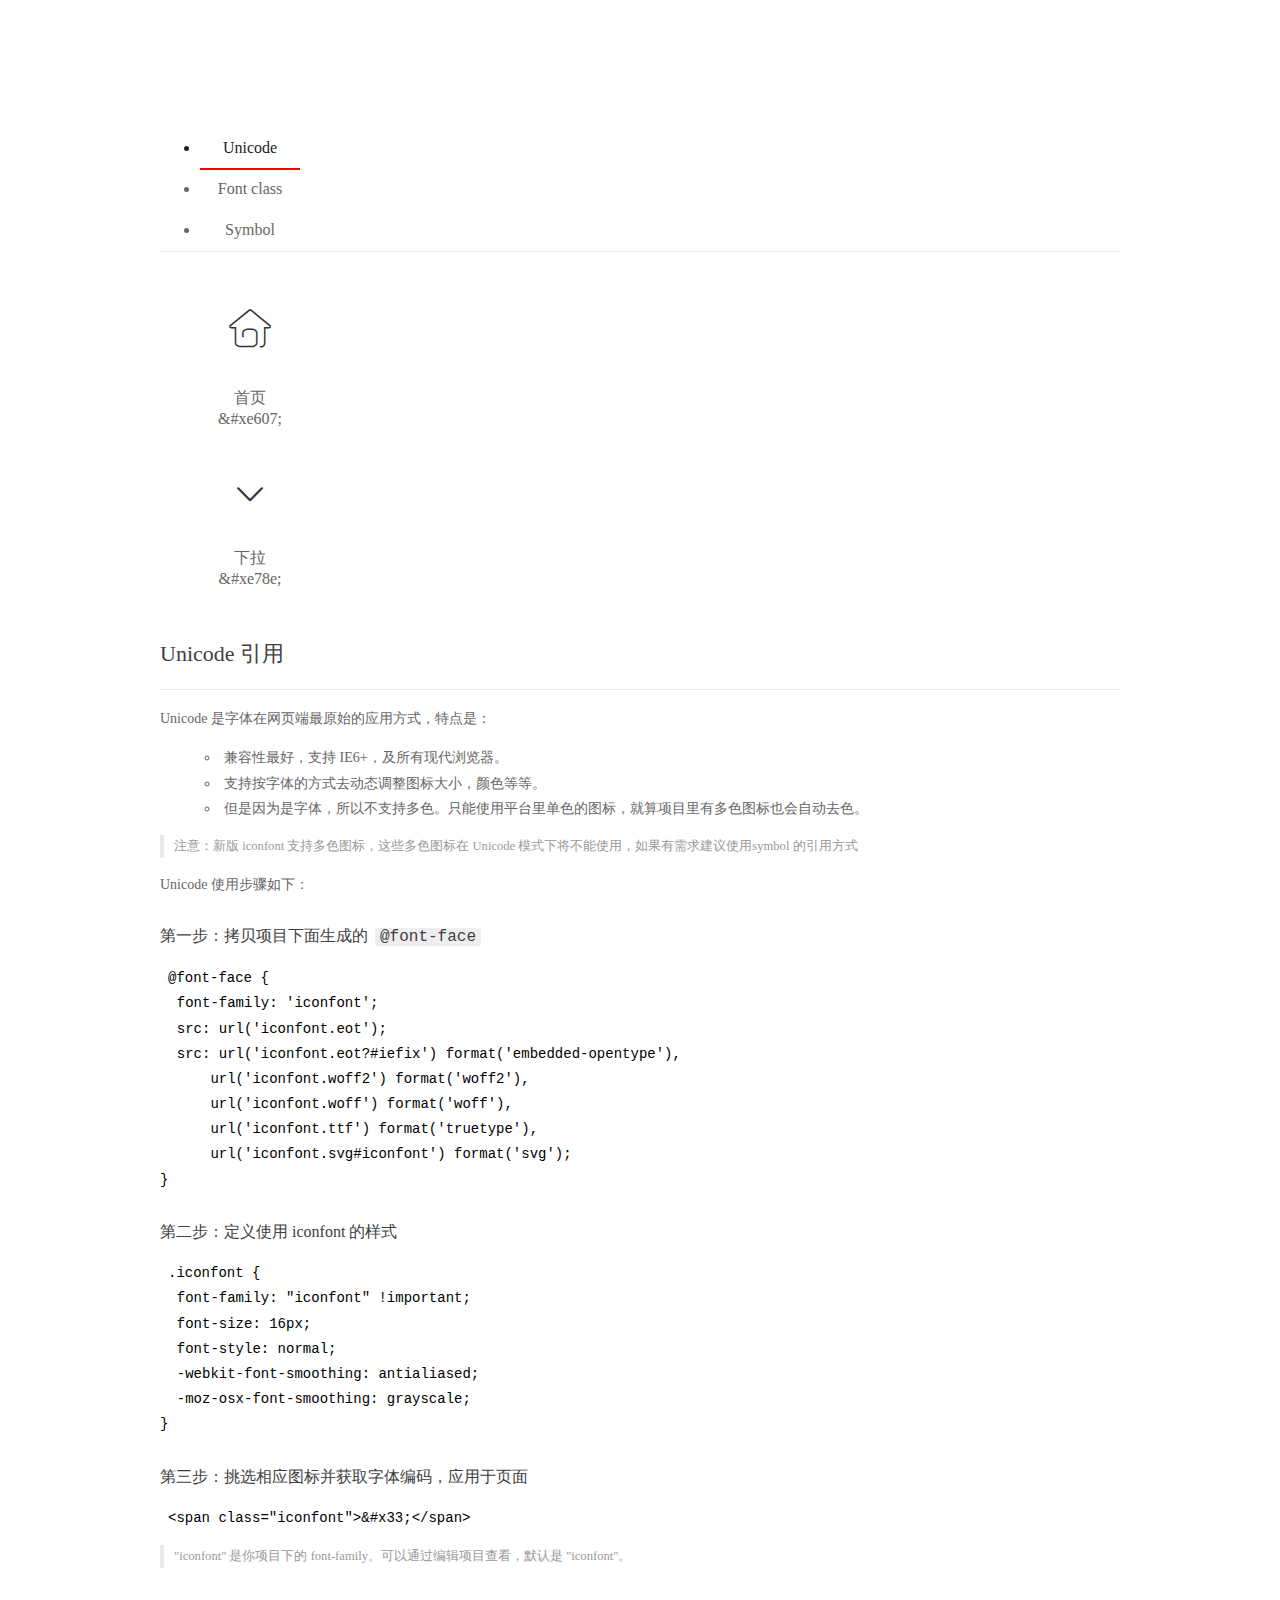
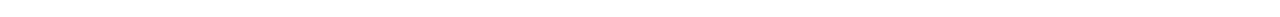
<file: jd-chaoShi/css/iconfont-1/demo_index.html>
<!DOCTYPE html>
<html>
<head>
  <meta charset="utf-8"/>
  <title>IconFont Demo</title>
  <link rel="shortcut icon" href="https://gtms04.alicdn.com/tps/i4/TB1_oz6GVXXXXaFXpXXJDFnIXXX-64-64.ico" type="image/x-icon"/>
  <link rel="stylesheet" href="https://g.alicdn.com/thx/cube/1.3.2/cube.min.css">
  <link rel="stylesheet" href="demo.css">
  <link rel="stylesheet" href="iconfont.css">
  <script src="iconfont.js"></script>
  <!-- jQuery -->
  <script src="https://a1.alicdn.com/oss/uploads/2018/12/26/7bfddb60-08e8-11e9-9b04-53e73bb6408b.js"></script>
  <!-- 代码高亮 -->
  <script src="https://a1.alicdn.com/oss/uploads/2018/12/26/a3f714d0-08e6-11e9-8a15-ebf944d7534c.js"></script>
</head>
<body>
  <div class="main">
    <h1 class="logo"><a href="https://www.iconfont.cn/" title="iconfont 首页" target="_blank">&#xe86b;</a></h1>
    <div class="nav-tabs">
      <ul id="tabs" class="dib-box">
        <li class="dib active"><span>Unicode</span></li>
        <li class="dib"><span>Font class</span></li>
        <li class="dib"><span>Symbol</span></li>
      </ul>
      
    </div>
    <div class="tab-container">
      <div class="content unicode" style="display: block;">
          <ul class="icon_lists dib-box">
          
            <li class="dib">
              <span class="icon iconfont">&#xe607;</span>
                <div class="name">首页</div>
                <div class="code-name">&amp;#xe607;</div>
              </li>
          
            <li class="dib">
              <span class="icon iconfont">&#xe78e;</span>
                <div class="name">下拉</div>
                <div class="code-name">&amp;#xe78e;</div>
              </li>
          
          </ul>
          <div class="article markdown">
          <h2 id="unicode-">Unicode 引用</h2>
          <hr>

          <p>Unicode 是字体在网页端最原始的应用方式，特点是：</p>
          <ul>
            <li>兼容性最好，支持 IE6+，及所有现代浏览器。</li>
            <li>支持按字体的方式去动态调整图标大小，颜色等等。</li>
            <li>但是因为是字体，所以不支持多色。只能使用平台里单色的图标，就算项目里有多色图标也会自动去色。</li>
          </ul>
          <blockquote>
            <p>注意：新版 iconfont 支持多色图标，这些多色图标在 Unicode 模式下将不能使用，如果有需求建议使用symbol 的引用方式</p>
          </blockquote>
          <p>Unicode 使用步骤如下：</p>
          <h3 id="-font-face">第一步：拷贝项目下面生成的 <code>@font-face</code></h3>
<pre><code class="language-css"
>@font-face {
  font-family: 'iconfont';
  src: url('iconfont.eot');
  src: url('iconfont.eot?#iefix') format('embedded-opentype'),
      url('iconfont.woff2') format('woff2'),
      url('iconfont.woff') format('woff'),
      url('iconfont.ttf') format('truetype'),
      url('iconfont.svg#iconfont') format('svg');
}
</code></pre>
          <h3 id="-iconfont-">第二步：定义使用 iconfont 的样式</h3>
<pre><code class="language-css"
>.iconfont {
  font-family: "iconfont" !important;
  font-size: 16px;
  font-style: normal;
  -webkit-font-smoothing: antialiased;
  -moz-osx-font-smoothing: grayscale;
}
</code></pre>
          <h3 id="-">第三步：挑选相应图标并获取字体编码，应用于页面</h3>
<pre>
<code class="language-html"
>&lt;span class="iconfont"&gt;&amp;#x33;&lt;/span&gt;
</code></pre>
          <blockquote>
            <p>"iconfont" 是你项目下的 font-family。可以通过编辑项目查看，默认是 "iconfont"。</p>
          </blockquote>
          </div>
      </div>
      <div class="content font-class">
        <ul class="icon_lists dib-box">
          
          <li class="dib">
            <span class="icon iconfont icon-shouye-1"></span>
            <div class="name">
              首页
            </div>
            <div class="code-name">.icon-shouye-1
            </div>
          </li>
          
          <li class="dib">
            <span class="icon iconfont icon-xiala"></span>
            <div class="name">
              下拉
            </div>
            <div class="code-name">.icon-xiala
            </div>
          </li>
          
        </ul>
        <div class="article markdown">
        <h2 id="font-class-">font-class 引用</h2>
        <hr>

        <p>font-class 是 Unicode 使用方式的一种变种，主要是解决 Unicode 书写不直观，语意不明确的问题。</p>
        <p>与 Unicode 使用方式相比，具有如下特点：</p>
        <ul>
          <li>兼容性良好，支持 IE8+，及所有现代浏览器。</li>
          <li>相比于 Unicode 语意明确，书写更直观。可以很容易分辨这个 icon 是什么。</li>
          <li>因为使用 class 来定义图标，所以当要替换图标时，只需要修改 class 里面的 Unicode 引用。</li>
          <li>不过因为本质上还是使用的字体，所以多色图标还是不支持的。</li>
        </ul>
        <p>使用步骤如下：</p>
        <h3 id="-fontclass-">第一步：引入项目下面生成的 fontclass 代码：</h3>
<pre><code class="language-html">&lt;link rel="stylesheet" href="./iconfont.css"&gt;
</code></pre>
        <h3 id="-">第二步：挑选相应图标并获取类名，应用于页面：</h3>
<pre><code class="language-html">&lt;span class="iconfont icon-xxx"&gt;&lt;/span&gt;
</code></pre>
        <blockquote>
          <p>"
            iconfont" 是你项目下的 font-family。可以通过编辑项目查看，默认是 "iconfont"。</p>
        </blockquote>
      </div>
      </div>
      <div class="content symbol">
          <ul class="icon_lists dib-box">
          
            <li class="dib">
                <svg class="icon svg-icon" aria-hidden="true">
                  <use xlink:href="#icon-shouye-1"></use>
                </svg>
                <div class="name">首页</div>
                <div class="code-name">#icon-shouye-1</div>
            </li>
          
            <li class="dib">
                <svg class="icon svg-icon" aria-hidden="true">
                  <use xlink:href="#icon-xiala"></use>
                </svg>
                <div class="name">下拉</div>
                <div class="code-name">#icon-xiala</div>
            </li>
          
          </ul>
          <div class="article markdown">
          <h2 id="symbol-">Symbol 引用</h2>
          <hr>

          <p>这是一种全新的使用方式，应该说这才是未来的主流，也是平台目前推荐的用法。相关介绍可以参考这篇<a href="">文章</a>
            这种用法其实是做了一个 SVG 的集合，与另外两种相比具有如下特点：</p>
          <ul>
            <li>支持多色图标了，不再受单色限制。</li>
            <li>通过一些技巧，支持像字体那样，通过 <code>font-size</code>, <code>color</code> 来调整样式。</li>
            <li>兼容性较差，支持 IE9+，及现代浏览器。</li>
            <li>浏览器渲染 SVG 的性能一般，还不如 png。</li>
          </ul>
          <p>使用步骤如下：</p>
          <h3 id="-symbol-">第一步：引入项目下面生成的 symbol 代码：</h3>
<pre><code class="language-html">&lt;script src="./iconfont.js"&gt;&lt;/script&gt;
</code></pre>
          <h3 id="-css-">第二步：加入通用 CSS 代码（引入一次就行）：</h3>
<pre><code class="language-html">&lt;style&gt;
.icon {
  width: 1em;
  height: 1em;
  vertical-align: -0.15em;
  fill: currentColor;
  overflow: hidden;
}
&lt;/style&gt;
</code></pre>
          <h3 id="-">第三步：挑选相应图标并获取类名，应用于页面：</h3>
<pre><code class="language-html">&lt;svg class="icon" aria-hidden="true"&gt;
  &lt;use xlink:href="#icon-xxx"&gt;&lt;/use&gt;
&lt;/svg&gt;
</code></pre>
          </div>
      </div>

    </div>
  </div>
  <script>
  $(document).ready(function () {
      $('.tab-container .content:first').show()

      $('#tabs li').click(function (e) {
        var tabContent = $('.tab-container .content')
        var index = $(this).index()

        if ($(this).hasClass('active')) {
          return
        } else {
          $('#tabs li').removeClass('active')
          $(this).addClass('active')

          tabContent.hide().eq(index).fadeIn()
        }
      })
    })
  </script>
</body>
</html>
</file>
<file: jd-chaoShi/css/public.css>
@charset "utf-8";
html,body{
    height: 100%;
}
a,body,
h1,h2,h3,h4,h5,h6,
div,p,ul,ol,li,dl,dt,dd,
table,thead,tbody,tfood,caption,
tr,th,td,
form,input,
img,button,
figure,figcaption,
footer,header,section,main,article,aside,nav{
    margin: 0;
    padding: 0;
    outline: 0;
}
ul,ol,li{
    list-style: none;
}
h1,h2,h3,h4,h5,h6,
b,strong{
    font-weight: normal;
}
i,em{
    font-style: normal;
}
a{
    text-decoration: none;
}
img{
    display: block;
    border: 0;
}
.clear_fix::after{
    content: " ";
    height: 0;
    display: block;
    overflow: hidden;
    visibility: hidden;
    clear: both;
}
/* @media screen and (max-width:320px){
    html{
        font-size: 12px;
    }
}
@media screen and (min-width:321px) and (max-width:375px){
    html{
        font-size: 14px;
    }
}
@media screen and (min-width:376px) and (max-width:1080px){
    html{
        font-size: 16px;
    }
} */
</file>
<file: jd-chaoShi/css/iconfont-1/iconfont.css>
@font-face {font-family: "iconfont";
  src: url('iconfont.eot?t=1570771658607'); /* IE9 */
  src: url('iconfont.eot?t=1570771658607#iefix') format('embedded-opentype'), /* IE6-IE8 */
  url('[data-uri]') format('woff2'),
  url('iconfont.woff?t=1570771658607') format('woff'),
  url('iconfont.ttf?t=1570771658607') format('truetype'), /* chrome, firefox, opera, Safari, Android, iOS 4.2+ */
  url('iconfont.svg?t=1570771658607#iconfont') format('svg'); /* iOS 4.1- */
}

.iconfont {
  font-family: "iconfont" !important;
  font-size: 16px;
  font-style: normal;
  -webkit-font-smoothing: antialiased;
  -moz-osx-font-smoothing: grayscale;
}

.icon-shouye-1:before {
  content: "\e607";
}

.icon-xiala:before {
  content: "\e78e";
}
</file>
<file: jd-chaoShi/css/base_px.css>
/*(1)清除默认样式*/
html, body, ul, li, ol, dl, dd, dt, p, h1, h2, h3, h4, h5, h6, form, fieldset, legend, img,input{
    margin:0; 
    padding:0;
}

/*去掉input等聚焦时的蓝色边框*/
fieldset, img,input,button {
    border:0 none;
    padding:0;
    margin:0;
    outline-style:none;
}   

ul,li,ol{
    list-style:none;
}
select, input {
    vertical-align:middle;
}

/*防止拖动*/
textarea {
    resize:none;
}

/*  去掉图片低测默认的3像素空白缝隙，或者用display：block也可以*/
img {
    border:0 none;
    vertical-align:middle;
}  

table {
    border-collapse:collapse;
}

a {
    text-decoration:none;
}



/*2.添加公共样式*/
/*body {
    font:12px Arial,Verdana,"\5b8b\4f53";
    color:#666;
    background:#fff;
}*/

/*清除浮动（不管）*/
.clearfix:before,.clearfix:after {  /*清楚浮动*/
    content:"";
    display:block;
    height:0;
    overflow:hidden;
    visibility:hidden;
    clear:both;
    zoom:1;
}
.clearfix:after{clear:both;}
.clearfix{
    *zoom:1;/*IE/7/6*/
}
/*设置h标签的大小，设置跟父亲一样大的字体font-size:100%;*/
h1,h2,h3,h4,h5,h6 {
    font-weight:normal;
    font-size:1em;
} 
s,i,em{
    font-style:normal;
    text-decoration:none;
}


/*公共类*/
.con {  /*内容、版心 提取 */
    width: 1190px;
    margin:0 auto;
}
.fl {
    float:left;
}
.fr {
    float:right;
}
.ac {
    text-align:center;
}
.hide {
    display:none;
}
.f12{ font-size: 12px;}
.f14{ font-size: 14px;}
.f16{ font-size: 16px;}
</file>
<file: jd-chaoShi/css/carts.css>
@charset "UTF-8";
html,
body {
  position: relative;
  width: 100%;
  min-height: 950px;
}

#big_top_nav {
  width: 100%;
  height: 30px;
  line-height: 30px;
  background: #e3e4e5;
  border-bottom: solid 1px #ddd;
}

#big_top_nav a {
  font-size: 12px;
  color: #666;
  text-decoration: none;
}

#big_top_nav img {
  border: 0;
  vertical-align: middle;
}

#big_top_nav .grid_c1 {
  width: 1190px;
  margin-left: auto;
  margin-right: auto;
}

#big_top_nav .fl {
  float: left;
}

#big_top_nav .fr {
  float: right;
}

#big_top_nav .clear,
#big_top_nav .clr {
  display: block;
  overflow: hidden;
  clear: both;
  height: 0;
  line-height: 0;
  font-size: 0;
}

#big_top_nav .dorpdown {
  position: relative;
}

#big_top_nav .dorpdown-layer {
  display: none;
  position: absolute;
}

#big_top_nav .dorpdown:hover .dorpdown-layer,
#big_top_nav .hover .dorpdown-layer {
  display: block;
}

#big_top_nav .cw-icon {
  position: relative;
  cursor: default;
  zoom: 1;
}

#big_top_nav .cw-icon .i, #big_top_nav .cw-icon i {
  display: block;
  position: absolute;
  overflow: hidden;
}

#big_top_nav li {
  float: left;
  height: 30px;
  padding: 0 2px;
}

#big_top_nav li.dorpdown {
  z-index: 13;
  position: relative;
}

#big_top_nav li.dorpdown:hover {
  padding: 0 1px;
}

#big_top_nav li.dorpdown:hover .dt {
  background: #fff;
  border: solid #ddd;
  border-width: 0 1px;
}

#big_top_nav li.hover {
  padding: 0 1px;
}

#big_top_nav li.hover .dt {
  background: #fff;
  border: solid #ddd;
  border-width: 0 1px;
}

#big_top_nav .iconfont {
  font-weight: bold;
}

#big_top_nav a {
  color: #999;
}

#big_top_nav a:hover {
  color: #f30213;
}

#big_top_nav .top_nav_wrap {
  width: 1200px;
  margin: 0 auto;
  background: #e3e4e5;
  color: #999;
}

#big_top_nav .top_nav_wrap .top_nav_left {
  float: left;
}

#big_top_nav .top_nav_wrap .top_nav_right {
  float: right;
}

#big_top_nav .top_nav_wrap .top_nav_right .iconfont {
  font-size: 12px;
}

#big_top_nav .top_nav_wrap .top_nav_right .dorpdown-layer {
  width: 280px;
  top: 30px;
  background: #fff;
  border: 1px solid #ddd;
  *left: 1px;
}

#big_top_nav .top_nav_wrap .top_nav_right li.spacer {
  width: 1px;
  height: 12px;
  margin-top: 9px;
  padding: 0;
  background: #ccc;
  overflow: hidden;
}

#big_top_nav .top_nav_wrap .top_nav_right .dt {
  float: left;
  padding: 0 8px;
}

#big_top_nav .top_nav_wrap .top_nav_right .dd {
  line-height: 24px;
}

#big_top_nav .top_nav_wrap .top_nav_right .dd-spacer {
  position: absolute;
  top: -7px;
  height: 10px;
  background: #fff;
  overflow: hidden;
}

#big_top_nav .top_nav_wrap .cw-icon {
  font-size: 12px;
}

#big_top_nav #ttbar-login {
  margin-right: 10px;
}

#big_top_nav #ttbar-login .link-login {
  font-family: "verdana,simsun";
}

#big_top_nav #ttbar-login .style-red {
  color: #f30213;
}

#big_top_nav #ttbar-login-already {
  display: none;
  margin-right: 10px;
  padding: 0 1px;
}

#big_top_nav #ttbar-login-already:hover .dorpdown-layer {
  display: block;
  z-index: 20;
}

#big_top_nav #ttbar-login-already .dt {
  padding-right: 72px;
}

#big_top_nav #ttbar-login-already .dt .nickname {
  display: block;
  width: 70px;
  white-space: nowrap;
  overflow: hidden;
  text-align: right;
}

#big_top_nav #ttbar-login-already .icon-plus-nickname {
  position: absolute;
  right: 27px;
  top: 7px;
  display: block;
  width: 38px;
  height: 16px;
  background: #d7d4cb url(../images/user-plus-status.png) no-repeat 0 -68px;
}

#big_top_nav #ttbar-login-already .dorpdown-layer {
  width: 280px;
}

#big_top_nav #ttbar-login-already .dd-spacer {
  width: 150px;
}

#big_top_nav #ttbar-login-already .userinfo {
  padding: 10px 0 10px 15px;
  overflow: hidden;
}

#big_top_nav #ttbar-login-already .u-pic {
  float: left;
  margin-right: 10px;
}

#big_top_nav #ttbar-login-already .u-pic img {
  border-radius: 50%;
  -moz-border-radius: 50%;
  -webkit-border-radius: 50%;
}

#big_top_nav #ttbar-login-already .u-plus {
  padding: 10px 0 0;
  overflow: hidden;
}

#big_top_nav #ttbar-login-already .link-logout {
  float: right;
  margin-right: 10px;
  line-height: 1.2;
}

#big_top_nav #ttbar-login-already .icon-plus-dropdown {
  display: block;
  width: 80px;
  height: 16px;
  background: url(../images/user-plus-status.png) no-repeat 0 -34px;
}

#big_top_nav #ttbar-login-already .u-msg {
  font-family: simsun,Hiragino Sans GB;
  padding-top: 4px;
}

#big_top_nav #ttbar-myjd .dt {
  width: 49px;
  padding-right: 25px;
}

#big_top_nav #ttbar-myjd .dorpdown-layer {
  width: 280px;
}

#big_top_nav #ttbar-myjd .myjdlist1,
#big_top_nav #ttbar-myjd .myjdlist2 {
  width: 265px;
  padding: 5px 0 5px 15px;
  overflow: hidden;
}

#big_top_nav #ttbar-myjd .myjdlist1 .fore1,
#big_top_nav #ttbar-myjd .myjdlist1 .fore2,
#big_top_nav #ttbar-myjd .myjdlist2 .fore1,
#big_top_nav #ttbar-myjd .myjdlist2 .fore2 {
  float: left;
  width: 126px;
}

#big_top_nav #ttbar-myjd .myjdlist1 .fore1 a,
#big_top_nav #ttbar-myjd .myjdlist1 .fore2 a,
#big_top_nav #ttbar-myjd .myjdlist2 .fore1 a,
#big_top_nav #ttbar-myjd .myjdlist2 .fore2 a {
  color: #999;
}

#big_top_nav #ttbar-myjd .myjdlist2 {
  border-top: 1px solid #f1f1f1;
}

#big_top_nav #ttbar-myjd .dd-spacer {
  left: 0;
  width: 82px;
}

#big_top_nav #ttbar-serv .dt {
  width: 49px;
  padding-right: 25px;
}

#big_top_nav #ttbar-serv .dd {
  width: 170px;
  right: 1px;
  padding: 10px 0;
}

#big_top_nav #ttbar-serv .dd .dd-spacer {
  width: 82px;
  right: 0;
}

#big_top_nav #ttbar-serv .dd .item {
  height: 24px;
  padding-left: 10px;
  display: inline-block;
  width: 70px;
}

#big_top_nav #ttbar-serv .dd .item-business,
#big_top_nav #ttbar-serv .dd .item-client {
  font-size: 12px;
  font-weight: 700;
  padding-left: 10px;
  color: #666;
}

#big_top_nav #ttbar-serv .dd .item-business {
  border-top: 1px dotted #eee;
  padding-top: 5px;
  margin-top: 5px;
}

#big_top_nav #ttbar-navs {
  padding: 0 1px 0 2px;
}

#big_top_nav #ttbar-navs .hover, #big_top_nav #ttbar-navs:hover {
  padding: 0 0 0 1px;
}

#big_top_nav #ttbar-navs .dt {
  width: 49px;
  padding-right: 25px;
}

#big_top_nav #ttbar-navs .dd {
  right: -69px;
  width: 1208px;
  padding: 20px 0 16px;
  *left: auto;
  _right: -1px;
}

#big_top_nav #ttbar-navs .dd .dd-spacer {
  right: 69px;
  width: 82px;
}

#big_top_nav #ttbar-navs .dd dl {
  float: left;
  width: 259px;
  padding-left: 20px;
  border-left: 1px solid #eee;
}

#big_top_nav #ttbar-navs .dd dl dt {
  font-size: 14px;
  font-weight: 700;
  margin-bottom: 6px;
  color: #666;
}

#big_top_nav #ttbar-navs .dd dl .item {
  float: left;
  width: 86px;
}

#big_top_nav #ttbar-navs .dd dl.fore1 {
  float: left;
  border-left: none;
  width: 347px;
}

#big_top_nav .cw-icon .iconfont {
  position: absolute;
  right: 5px;
  top: 10px;
  width: 12px;
  height: 12px;
  line-height: 12px;
}

#big_top_nav #ttbar-apps:hover .dorpdown-layer,
#big_top_nav #ttbar-apps .hover .dorpdown-layer {
  display: block;
}

#big_top_nav #ttbar-apps .dt {
  background: 0 0;
  padding: 0 8px;
}

#big_top_nav #ttbar-apps .dt .ci-left {
  top: 5px;
  left: 7px;
  width: 15px;
  height: 20px;
  background: url(../images/jd2015img.png) 0 0 no-repeat;
}

#big_top_nav #ttbar-apps .dd {
  width: 190px;
  border-bottom: 3px solid #60575a;
}

#big_top_nav #ttbar-apps .dd .dd-spacer {
  position: absolute;
  display: block;
  top: -9px;
  left: 154px;
  margin-left: -5px;
  width: 0;
  height: 0;
  line-height: 0;
  font-size: 0;
  border-width: 5px;
  border-style: solid;
  border-color: #e4e4e4 #e4e4e4 #fff;
}

#big_top_nav #ttbar-apps .dd .dd-inner .mobile_pop_item {
  position: relative;
  z-index: 5;
  padding: 15px 0;
  border-bottom: 1px solid #E7E7E7;
}

#big_top_nav #ttbar-apps .dd .dd-inner .mobile_pop_item .mobile_pop_qrcode {
  position: absolute;
  left: 5px;
  top: 14px;
  width: 74px;
  height: 74px;
  border: 1px solid #CCC;
  background-color: #F7F7F7;
}

#big_top_nav #ttbar-apps .dd .dd-inner .mobile_pop_item .mobile_pop_qrcode img {
  width: 70px;
  height: 70px;
  margin: 2px 0 0 2px;
}

#big_top_nav #ttbar-apps .dd .dd-inner .mobile_pop_item .mobile_pop_info {
  margin: 0 10px 0 86px;
  min-height: 70px;
}

#big_top_nav #ttbar-apps .dd .dd-inner .mobile_pop_item .mobile_pop_info .mobile_pop_tit {
  font-size: 12px;
  line-height: 17px;
  font-weight: bold;
  color: #666 !important;
}

#big_top_nav #ttbar-apps .dd .dd-inner .mobile_pop_item .mobile_pop_info .mobile_pop_tit a {
  color: #666 !important;
}

#big_top_nav #ttbar-apps .dd .dd-inner .mobile_pop_item .mobile_pop_info .mobile_pop_value {
  margin: 3px 0;
  font-size: 12px;
  line-height: 14px;
  color: #F10214;
}

#big_top_nav #ttbar-apps .dd .dd-inner .mobile_pop_item .mobile_pop_info .mobile_pop_device {
  overflow: hidden;
  height: 25px;
}

#big_top_nav #ttbar-apps .dd .dd-inner .mobile_pop_item .mobile_pop_info .mobile_pop_device .mobile_pop_device_lk {
  overflow: hidden;
  float: left;
  margin-right: 2px;
  width: 25px;
  height: 25px;
  text-indent: -999px;
  background-image: url(../images/sprite_mobile@1x.png);
}

#big_top_nav #ttbar-apps .dd .dd-inner .mobile_pop_item .mobile_pop_info .mobile_pop_device .mobile_pop_device_ios {
  background-position: 0 0;
}

#big_top_nav #ttbar-apps .dd .dd-inner .mobile_pop_item .mobile_pop_info .mobile_pop_device .mobile_pop_device_and {
  background-position: 0 -26px;
}

#big_top_nav #ttbar-apps .dd .dd-inner .mobile_pop_item .mobile_pop_info .mobile_pop_device .mobile_pop_device_pad {
  background-position: 0 -52px;
}

#big_top_nav #ttbar-apps .dorpdown:hover .dt,
#big_top_nav #ttbar-apps .hover .dt {
  border-color: #e3e4e5;
}

#big_top_nav #ttbar-apps .hover .dt .ci-left {
  background: url(../images/jd2015img.png) 0 -25px no-repeat;
}

#big_top_nav #ttbar-apps .dorpdown-layer {
  right: 0;
}

/* -----------------------------------------头部------------------------------------------ */
#head {
  height: 36px;
  background: #f1f1f1;
  border-bottom: 1px solid #e9e9e9;
}

.favorite em,
.tell em {
  background: url(https://s.maiyaole.com/images/201306/images/common_sprite.png?t==20141218) no-repeat right 0;
}

.tell em {
  background-position: right -108px;
  width: 9px;
}

.favorite em {
  background-position: right -61px;
  width: 15px;
  margin-left: -2px;
  margin-right: 5px;
}

.favorite em {
  height: 20px;
  margin-top: 8px;
  margin-right: 5px;
  overflow: hidden;
}

.tell em {
  height: 20px;
  margin-top: 8px;
  margin-right: 0px;
  overflow: hidden;
}

.favorite em,
.tell em {
  display: inline;
  float: left;
  cursor: pointer;
}

.ult {
  float: left;
}

.ult li {
  float: left;
}

.ult li a:first-child {
  border-right: 1px solid #ccc;
  padding: 0 10px 0 0;
}

.head a,
.head span {
  font-size: 12px;
  text-align: center;
  line-height: 36px;
  color: #5e5e5e;
}

.ult div {
  margin: 0 0 0 10px;
}

.ult .province {
  margin: 0 0 0 5px;
}

.province_box {
  position: relative;
  z-index: 10000;
}

.hd_provinceList {
  display: none;
  position: absolute;
  top: 36px;
  left: -1px;
  width: 280px;
  border: 1px solid #e5e5e5;
  background: #fff;
  color: #333;
  font-weight: 400;
  cursor: default;
  z-index: -1;
  padding: 5px 0;
  border-top: none;
}

.hd_provinceList li {
  padding-left: 10px;
  line-height: 22px;
  color: #a5a5a5;
  font-weight: 700;
  float: none;
}

.hd_provinceList li em {
  font-style: normal;
  float: left;
  width: 10px;
  display: block;
  color: #a5a5a5;
  line-height: 22px;
  font-family: tahoma, arial, "??&#65533;&#65533;?";
}

.hd_provinceList li a {
  display: inline;
  float: left;
  line-height: 22px;
  font-size: 12px;
  color: #5e5e5e;
}

.hd_provinceList li a {
  margin: 0 4px 0 4px;
  padding: 1px 2px;
  float: none;
  font-weight: 400;
}

.hd_provinceList li a:hover {
  color: #0083ce;
  text-decoration: underline;
}

.urt {
  float: right;
}

.urt > li {
  float: left;
  /* padding: 0 10px; */
}

.urt > li a {
  border-right: 1px solid #ccc;
  padding: 0 12px;
}

.urt > li .red {
  color: #e54948;
}

.urt > li:nth-child(1) a {
  padding-left: 0;
}

.urt .last a {
  border: none;
  padding: 0;
}

.iyao {
  position: relative;
}

.myyaowang {
  position: absolute;
  display: none;
  top: 38px;
  z-index: 99999;
  background: #fff;
  border: 1px solid #ddd;
}

.myyaowang li {
  width: 80px;
  padding: 2px 0px;
}

.myyaowang li a {
  border: none;
  line-height: 16px;
  padding: 0 3px;
}

.telnum {
  overflow: hidden;
  float: left;
  font-size: 12px;
  color: #c7a774;
  font-weight: 700;
  font-family: Tahoma;
  padding: 0;
  line-height: 36px;
  margin: 0 10px 0 10px;
}

.last {
  position: relative;
}

.urt .menu_bd {
  position: absolute;
  margin: 0;
  left: -7px;
  top: 3px;
  background: #fff;
  z-index: 10001;
}

.tell_title {
  border: 1px solid #ddd;
  border-bottom: 0;
  width: 74px;
  height: 33px;
  line-height: 33px;
  overflow: hidden;
  display: none;
}

#menu_bd_app {
  background-color: #FFF;
  border: 1px solid #DDD;
  display: none;
  float: left;
  line-height: 24px;
  right: -13px;
  top: 36px;
  padding: 12px 0 12px 5px;
  position: absolute;
  width: 205px;
}

#menu_bd_app .dimensional {
  width: 85px;
  background-position: -88px -223px;
  height: 85px;
  display: block;
  float: left;
  margin: 0 auto;
}

.dimensional {
  background: url(//s.maiyaole.com/images/201306/images/common_sprite.png?t==20141218) no-repeat right 0;
}

#menu_bd_app .redBold {
  color: #e72418;
  font-weight: 700;
  float: none;
}

#menu_bd_app p {
  font-size: 12px;
}

/* -----------------------------------------头部------------------------------------------ */
/* -----------------------------------------导航------------------------------------------ */
.c_head {
  width: 980px;
  margin: 0 auto;
}

#logo {
  padding-bottom: 20px;
  padding-top: 20px;
  float: left;
}

#logo .logo {
  color: #0083ce;
  display: inline-block;
  font-size: 35px;
  height: 60px;
  line-height: 60px;
  overflow: hidden;
  position: relative;
  width: 180px;
}

#logo .logo .i {
  background: url(//s.maiyaole.com/images/cart/check_logo.png) no-repeat 0 0;
  width: 180px;
  height: 60px;
  position: absolute;
  left: 0;
  top: 0;
}

.flow-steps {
  float: right;
  overflow: hidden;
  margin: 30px auto;
}

.flow-steps .num5 li {
  width: 175px;
}

.flow-steps li {
  float: left;
  background: #f3f3f3 url(//s.maiyaole.com/images/cart/followstep.png) no-repeat right top;
  font-size: 12px;
  height: 32px;
  line-height: 32px;
  text-align: center;
  color: #a5a5a5;
  padding: 0 15px 0 0;
  overflow: hidden;
}

.flow-steps li.current {
  background-color: #0083ce;
  color: #fff;
  font-weight: bold;
}

.flow-steps li span,
.flow-steps li strong {
  display: block;
}

.flow-steps li.last {
  background-image: none;
}

/* -----------------------------------------导航------------------------------------------ */
input[type="checkbox"] {
  display: none;
}

label {
  position: relative;
  display: inline-block;
  z-index: 1;
  border: 1px solid #b8b8b8;
  margin-left: 10px;
  border-radius: 1px;
  width: 12px;
  height: 12px;
  cursor: pointer;
}

label.mark {
  background: url("../images/mark1.png") no-repeat -1px -1px;
}

a:hover {
  color: #ff873e;
  text-decoration: underline;
}

.wrap,
.wrap_detail,
.head_wrap,
.nav,
.head {
  margin: 0 auto;
  width: 980px;
  height: 100%;
}

.cartMain {
  position: relative;
  width: 980px;
  min-width: 980px;
  max-width: 980px;
  margin: 0px auto;
  padding: 0px 0px 0px;
  min-height: 210px;
  height: auto;
}

.cartMain_hd {
  width: 100%;
  height: 50px;
  line-height: 50px;
  color: #3c3c3c;
}

.cartMain_hd .cartTop {
  height: 50px;
}

.cartMain_hd .cartTop .list_chk {
  width: 80px;
  text-indent: 30px;
}

.cartMain_hd .cartTop .list_con {
  width: 245px;
}

.cartMain_hd .cartTop .list_chk label {
  position: absolute;
  left: 10px;
  top: 19px;
  margin: 0;
}

.cartMain_hd .cartTop .list_info {
  padding: 0;
  text-indent: 15px;
}

.cartMain_hd .cartTop .list_con {
  text-indent: 29px;
}

.cartBox {
  width: 100%;
  margin-bottom: 15px;
}

.cartBox .shop_info {
  position: relative;
  width: 100%;
  height: 38px;
  background-color: #d1e9f2;
  line-height: 38px;
  vertical-align: baseline;
}

.cartBox .shop_info .all_check {
  position: relative;
  float: left;
  width: 30px;
  height: 38px;
}

.cartBox .shop_info .all_check input[type="checkbox"] {
  position: absolute;
  z-index: 0;
  left: -20px;
  top: -20px;
}

.cartBox .shop_info .all_check .shop {
  position: absolute;
  top: 13px;
}

.cartBox .shop_info .shop_name {
  float: left;
}

/*商品列表*/
.cartBox .order_content {
  border: 1px solid #ccc;
}

.cartBox .order_content a {
  display: block;
}

.order_lists {
  width: 100%;
  height: 130px;
  background: #f3f3f3;
  border-bottom: 1px solid #e7e7e7;
}

.order_lists:last-child {
  border-bottom: none;
}

.order_lists li {
  float: left;
  height: 100%;
  padding: 0 6px;
  text-align: center;
}

.order_lists .list_chk {
  position: relative;
  width: 44px;
}

.order_lists .list_chk input[type="checkbox"] {
  position: absolute;
  z-index: 0;
  left: -20px;
  top: -20px;
}

.order_lists .list_chk label {
  margin: 20px 0 0 24px;
}

.order_lists .list_con {
  width: 280px;
}

.order_lists .list_con .list_img {
  width: 60px;
  height: 60px;
  margin-top: 20px;
  float: left;
}

.order_lists .list_con .list_img img {
  width: 100%;
  vertical-align: top;
}

.order_lists .list_con .list_text {
  margin: 20px 0 0 10px;
  line-height: 18px;
  width: 200px;
  float: left;
}

.order_lists .list_con .list_text a {
  color: #3c3c3c;
}

.order_lists .list_con .list_text a:hover {
  color: #ff873e;
  text-decoration: underline;
}

.order_lists .list_info {
  width: 158px;
  box-sizing: border-box;
  padding: 20px 0;
}

.order_lists .list_info p {
  color: #9c9c9c;
  line-height: 18px;
  margin-left: 15px;
}

.order_lists .list_price {
  width: 100px;
}

.order_lists .list_price .price {
  margin-top: 20px;
  line-height: 18px;
  font-family: Verdana, Tahoma, arial;
  color: #3c3c3c;
  font-weight: bold;
}

.order_lists .list_amount {
  width: 100px;
}

.order_lists .list_amount .amount_box {
  margin: 20px auto;
  width: 77px;
  height: 25px;
  position: relative;
}

.order_lists .list_amount .amount_box input {
  width: 39px;
  height: 15px;
  line-height: 15px;
  border: 1px solid #aaa;
  color: #343434;
  text-align: center;
  padding: 4px 0;
  background-color: #fff;
  z-index: 2;
  position: absolute;
  left: 18px;
  float: left;
}

.order_lists .list_amount .amount_box a {
  float: left;
  height: 23px;
  width: 17px;
  border: 1px solid #e5e5e5;
  background: #f0f0f0;
  text-align: center;
  line-height: 23px;
  color: #444;
  position: absolute;
  top: 0;
}

.order_lists .list_amount .amount_box a:hover {
  border-color: #ff873e;
  text-decoration: none;
  color: #ff873e;
  z-index: 3;
}

.order_lists .list_amount .amount_box .reduce {
  left: 0;
}

.order_lists .list_amount .amount_box .reSty {
  color: #cbcbcb;
}

.order_lists .list_amount .amount_box .reSty:hover {
  border-right: none;
  border-color: #e5e5e5;
  text-decoration: none;
  color: #cbcbcb;
}

.order_lists .list_amount .amount_box .plus {
  border-left-color: transparent;
  right: 0;
}

.order_lists .list_sum {
  width: 115px;
}

.order_lists .list_sum .sum_price {
  line-height: 18px;
  margin-top: 20px;
  font-family: Verdana, Tahoma, arial;
  color: #ff0000;
  font-weight: bold;
}

.order_lists .list_op {
  width: 100px;
}

.order_lists .list_op .del {
  margin-top: 20px;
  line-height: 18px;
}

/*底部总计算价*/
.bar-wrapper {
  width: 980px;
  height: 50px;
  /* position: fixed;
    bottom: -1px; */
  z-index: 99;
  background: #e5e5e5;
}

.bar-wrapper .bar-left {
  float: left;
  color: #3c3c3c;
}

.bar-wrapper .bar-right {
  float: right;
  color: #3c3c3c;
}

.bar-wrapper .bar-left li {
  float: left;
  width: 70px;
  padding: 0 10px;
  line-height: 50px;
  cursor: pointer;
}

.bar-left .list_chk label {
  margin: 10px 0 0 10px;
}

.bar-wrapper .bar-right strong {
  color: #f40;
}

.bar-wrapper .bar-right .piece {
  float: left;
  min-width: 110px;
  margin-right: 20px;
  height: 50px;
  line-height: 50px;
}

.bar-wrapper .bar-right .piece .piece_num {
  display: inline-block;
  padding: 0 10px;
  font-weight: 700;
  font-size: 18px;
  font-family: tohoma, arial;
}

.bar-wrapper .bar-right .totalMoney {
  float: left;
  min-width: 100px;
  height: 50px;
  line-height: 50px;
}

.bar-wrapper .bar-right .totalMoney .total_text {
  float: right;
  font-weight: 400;
  font-size: 20px;
  font-family: Arial;
  vertical-align: middle;
  margin-right: 10px;
  margin-left: 15px;
}

.bar-wrapper .bar-right .calBtn,
.bar-wrapper .bar-right .goshop {
  float: left;
}

.bar-wrapper .bar-right .calBtn a,
.bar-wrapper .bar-right .goshop a {
  display: block;
  box-sizing: border-box;
  width: 120px;
  height: 50px;
  font-size: 22px;
  font-family: "Microsoft YaHei", tahoma, arial, 锟斤拷锟斤拷;
  letter-spacing: 5px;
  text-decoration: none;
  line-height: 50px;
  text-align: center;
  border-radius: 2px;
}

.bar-wrapper .bar-right .calBtn a {
  color: #fff;
  background: #B0B0B0;
  cursor: not-allowed;
  font-weight: bold;
}

.bar-wrapper .bar-right .goshop a {
  color: #FFF;
  border: 1px solid #E41C0C;
  background: #E41C0C;
  cursor: pointer;
  height: 50px;
  font-size: 18px;
  line-height: 50px;
  margin: 0px 10px;
  font-weight: normal;
}

.bar-wrapper .bar-right .calBtn a.btn_sty {
  background: #f40;
  cursor: pointer;
}

.bar-wrapper .bar-right .goshop:hover {
  background-color: #d80000;
  /* border-bottom: 3px solid #d80000; */
  color: #fff;
  text-decoration: none;
}

/*自己定义的模态框*/
.model_bg {
  position: absolute;
  top: 0;
  left: 0;
  bottom: 0;
  right: 0;
  background: rgba(0, 0, 0, 0.6);
  z-index: 999;
  display: none;
}

.my_model {
  position: fixed;
  display: none;
  top: 50%;
  left: 50%;
  margin-top: -50px;
  margin-left: -200px;
  z-index: 9999;
  width: 360px;
  height: 120px;
  border: 1px solid #aeaeae;
  border-radius: 3px;
  padding: 20px;
  background: #fff;
}

.my_model .title {
  font-size: 14px;
  color: #3c3c3c;
  font-weight: 700;
  margin-bottom: 20px;
}

.my_model .title .closeModel {
  float: right;
  cursor: pointer;
}

.my_model p {
  line-height: 16px;
}

.my_model .opBtn {
  margin-top: 20px;
}

.my_model .opBtn a {
  width: 58px;
  height: 28px;
  line-height: 28px;
  text-align: center;
  -webkit-border-radius: 1px;
  -moz-border-radius: 1px;
  -ms-border-radius: 1px;
  border-radius: 1px;
  display: inline-block;
  margin-right: 10px;
  font-weight: 700;
}

.my_model .dialog-sure {
  background: #52a0e5;
  color: #fff;
  border: 1px solid #52a0e5;
}

.my_model .dialog-close {
  background: #fff;
  border: 1px solid #d9d9d9;
  color: #3c3c3c;
}

/* 猜你喜欢 */
#recommend {
  position: relative;
  width: 980px;
  margin-left: auto;
  margin-right: auto;
}

.recommend_cart {
  width: 980px;
  border: 1px solid #dbdbdb;
  margin: 38px auto;
  clear: both;
}

.recommend_cart .recom_tt {
  height: 40px;
  line-height: 40px;
  padding-left: 20px;
  font-size: 14px;
  color: #0083ce;
  font-weight: bold;
  border-bottom: 1px solid #dbdbdb;
}

.recommend_cart .recom_cart_con {
  padding: 10px 0 2px 0;
}

.recommend_cart ul {
  margin-left: 0;
}

.recommend_ul {
  padding-bottom: 10px;
  overflow: hidden;
  margin-left: 15px;
}

.recommend_cart ul li {
  float: left;
  margin: 0 9px;
}

.recommend_ul li {
  width: 145px;
  margin-top: 8px;
}

.bfd_sc_li1 {
  display: inline;
  float: left;
  margin: 12px 9px 0;
  padding-bottom: 10px;
  width: 145px;
}

.bfd_sc_li1 a {
  display: inherit;
  height: 192px;
  color: #333;
}

.recommend_ul .pro_img {
  width: 145px;
  height: 145px;
  margin-bottom: 8px;
}

.bfd_sc_li1 p a img {
  height: 140px;
  width: 140px;
}

.bfd_sc_li1 a span {
  display: inline-block;
  height: 34px;
  line-height: 34px;
  overflow: hidden;
}

.price {
  text-align: center;
}

.bfd_ls_price {
  color: #d00;
  font: bold 16px Arial;
  margin-right: 10px;
}

/* ----------------------------底部------------------------------ */
.common_footer_simple {
  margin-bottom: 36px;
}
</file>
<file: jd-chaoShi/css/iconfont-1/demo.css>
/* Logo 字体 */
@font-face {
  font-family: "iconfont logo";
  src: url('https://at.alicdn.com/t/font_985780_km7mi63cihi.eot?t=1545807318834');
  src: url('https://at.alicdn.com/t/font_985780_km7mi63cihi.eot?t=1545807318834#iefix') format('embedded-opentype'),
    url('https://at.alicdn.com/t/font_985780_km7mi63cihi.woff?t=1545807318834') format('woff'),
    url('https://at.alicdn.com/t/font_985780_km7mi63cihi.ttf?t=1545807318834') format('truetype'),
    url('https://at.alicdn.com/t/font_985780_km7mi63cihi.svg?t=1545807318834#iconfont') format('svg');
}

.logo {
  font-family: "iconfont logo";
  font-size: 160px;
  font-style: normal;
  -webkit-font-smoothing: antialiased;
  -moz-osx-font-smoothing: grayscale;
}

/* tabs */
.nav-tabs {
  position: relative;
}

.nav-tabs .nav-more {
  position: absolute;
  right: 0;
  bottom: 0;
  height: 42px;
  line-height: 42px;
  color: #666;
}

#tabs {
  border-bottom: 1px solid #eee;
}

#tabs li {
  cursor: pointer;
  width: 100px;
  height: 40px;
  line-height: 40px;
  text-align: center;
  font-size: 16px;
  border-bottom: 2px solid transparent;
  position: relative;
  z-index: 1;
  margin-bottom: -1px;
  color: #666;
}


#tabs .active {
  border-bottom-color: #f00;
  color: #222;
}

.tab-container .content {
  display: none;
}

/* 页面布局 */
.main {
  padding: 30px 100px;
  width: 960px;
  margin: 0 auto;
}

.main .logo {
  color: #333;
  text-align: left;
  margin-bottom: 30px;
  line-height: 1;
  height: 110px;
  margin-top: -50px;
  overflow: hidden;
  *zoom: 1;
}

.main .logo a {
  font-size: 160px;
  color: #333;
}

.helps {
  margin-top: 40px;
}

.helps pre {
  padding: 20px;
  margin: 10px 0;
  border: solid 1px #e7e1cd;
  background-color: #fffdef;
  overflow: auto;
}

.icon_lists {
  width: 100% !important;
  overflow: hidden;
  *zoom: 1;
}

.icon_lists li {
  width: 100px;
  margin-bottom: 10px;
  margin-right: 20px;
  text-align: center;
  list-style: none !important;
  cursor: default;
}

.icon_lists li .code-name {
  line-height: 1.2;
}

.icon_lists .icon {
  display: block;
  height: 100px;
  line-height: 100px;
  font-size: 42px;
  margin: 10px auto;
  color: #333;
  -webkit-transition: font-size 0.25s linear, width 0.25s linear;
  -moz-transition: font-size 0.25s linear, width 0.25s linear;
  transition: font-size 0.25s linear, width 0.25s linear;
}

.icon_lists .icon:hover {
  font-size: 100px;
}

.icon_lists .svg-icon {
  /* 通过设置 font-size 来改变图标大小 */
  width: 1em;
  /* 图标和文字相邻时，垂直对齐 */
  vertical-align: -0.15em;
  /* 通过设置 color 来改变 SVG 的颜色/fill */
  fill: currentColor;
  /* path 和 stroke 溢出 viewBox 部分在 IE 下会显示
      normalize.css 中也包含这行 */
  overflow: hidden;
}

.icon_lists li .name,
.icon_lists li .code-name {
  color: #666;
}

/* markdown 样式 */
.markdown {
  color: #666;
  font-size: 14px;
  line-height: 1.8;
}

.highlight {
  line-height: 1.5;
}

.markdown img {
  vertical-align: middle;
  max-width: 100%;
}

.markdown h1 {
  color: #404040;
  font-weight: 500;
  line-height: 40px;
  margin-bottom: 24px;
}

.markdown h2,
.markdown h3,
.markdown h4,
.markdown h5,
.markdown h6 {
  color: #404040;
  margin: 1.6em 0 0.6em 0;
  font-weight: 500;
  clear: both;
}

.markdown h1 {
  font-size: 28px;
}

.markdown h2 {
  font-size: 22px;
}

.markdown h3 {
  font-size: 16px;
}

.markdown h4 {
  font-size: 14px;
}

.markdown h5 {
  font-size: 12px;
}

.markdown h6 {
  font-size: 12px;
}

.markdown hr {
  height: 1px;
  border: 0;
  background: #e9e9e9;
  margin: 16px 0;
  clear: both;
}

.markdown p {
  margin: 1em 0;
}

.markdown>p,
.markdown>blockquote,
.markdown>.highlight,
.markdown>ol,
.markdown>ul {
  width: 80%;
}

.markdown ul>li {
  list-style: circle;
}

.markdown>ul li,
.markdown blockquote ul>li {
  margin-left: 20px;
  padding-left: 4px;
}

.markdown>ul li p,
.markdown>ol li p {
  margin: 0.6em 0;
}

.markdown ol>li {
  list-style: decimal;
}

.markdown>ol li,
.markdown blockquote ol>li {
  margin-left: 20px;
  padding-left: 4px;
}

.markdown code {
  margin: 0 3px;
  padding: 0 5px;
  background: #eee;
  border-radius: 3px;
}

.markdown strong,
.markdown b {
  font-weight: 600;
}

.markdown>table {
  border-collapse: collapse;
  border-spacing: 0px;
  empty-cells: show;
  border: 1px solid #e9e9e9;
  width: 95%;
  margin-bottom: 24px;
}

.markdown>table th {
  white-space: nowrap;
  color: #333;
  font-weight: 600;
}

.markdown>table th,
.markdown>table td {
  border: 1px solid #e9e9e9;
  padding: 8px 16px;
  text-align: left;
}

.markdown>table th {
  background: #F7F7F7;
}

.markdown blockquote {
  font-size: 90%;
  color: #999;
  border-left: 4px solid #e9e9e9;
  padding-left: 0.8em;
  margin: 1em 0;
}

.markdown blockquote p {
  margin: 0;
}

.markdown .anchor {
  opacity: 0;
  transition: opacity 0.3s ease;
  margin-left: 8px;
}

.markdown .waiting {
  color: #ccc;
}

.markdown h1:hover .anchor,
.markdown h2:hover .anchor,
.markdown h3:hover .anchor,
.markdown h4:hover .anchor,
.markdown h5:hover .anchor,
.markdown h6:hover .anchor {
  opacity: 1;
  display: inline-block;
}

.markdown>br,
.markdown>p>br {
  clear: both;
}


.hljs {
  display: block;
  background: white;
  padding: 0.5em;
  color: #333333;
  overflow-x: auto;
}

.hljs-comment,
.hljs-meta {
  color: #969896;
}

.hljs-string,
.hljs-variable,
.hljs-template-variable,
.hljs-strong,
.hljs-emphasis,
.hljs-quote {
  color: #df5000;
}

.hljs-keyword,
.hljs-selector-tag,
.hljs-type {
  color: #a71d5d;
}

.hljs-literal,
.hljs-symbol,
.hljs-bullet,
.hljs-attribute {
  color: #0086b3;
}

.hljs-section,
.hljs-name {
  color: #63a35c;
}

.hljs-tag {
  color: #333333;
}

.hljs-title,
.hljs-attr,
.hljs-selector-id,
.hljs-selector-class,
.hljs-selector-attr,
.hljs-selector-pseudo {
  color: #795da3;
}

.hljs-addition {
  color: #55a532;
  background-color: #eaffea;
}

.hljs-deletion {
  color: #bd2c00;
  background-color: #ffecec;
}

.hljs-link {
  text-decoration: underline;
}

/* 代码高亮 */
/* PrismJS 1.15.0
https://prismjs.com/download.html#themes=prism&languages=markup+css+clike+javascript */
/**
 * prism.js default theme for JavaScript, CSS and HTML
 * Based on dabblet (http://dabblet.com)
 * @author Lea Verou
 */
code[class*="language-"],
pre[class*="language-"] {
  color: black;
  background: none;
  text-shadow: 0 1px white;
  font-family: Consolas, Monaco, 'Andale Mono', 'Ubuntu Mono', monospace;
  text-align: left;
  white-space: pre;
  word-spacing: normal;
  word-break: normal;
  word-wrap: normal;
  line-height: 1.5;

  -moz-tab-size: 4;
  -o-tab-size: 4;
  tab-size: 4;

  -webkit-hyphens: none;
  -moz-hyphens: none;
  -ms-hyphens: none;
  hyphens: none;
}

pre[class*="language-"]::-moz-selection,
pre[class*="language-"] ::-moz-selection,
code[class*="language-"]::-moz-selection,
code[class*="language-"] ::-moz-selection {
  text-shadow: none;
  background: #b3d4fc;
}

pre[class*="language-"]::selection,
pre[class*="language-"] ::selection,
code[class*="language-"]::selection,
code[class*="language-"] ::selection {
  text-shadow: none;
  background: #b3d4fc;
}

@media print {

  code[class*="language-"],
  pre[class*="language-"] {
    text-shadow: none;
  }
}

/* Code blocks */
pre[class*="language-"] {
  padding: 1em;
  margin: .5em 0;
  overflow: auto;
}

:not(pre)>code[class*="language-"],
pre[class*="language-"] {
  background: #f5f2f0;
}

/* Inline code */
:not(pre)>code[class*="language-"] {
  padding: .1em;
  border-radius: .3em;
  white-space: normal;
}

.token.comment,
.token.prolog,
.token.doctype,
.token.cdata {
  color: slategray;
}

.token.punctuation {
  color: #999;
}

.namespace {
  opacity: .7;
}

.token.property,
.token.tag,
.token.boolean,
.token.number,
.token.constant,
.token.symbol,
.token.deleted {
  color: #905;
}

.token.selector,
.token.attr-name,
.token.string,
.token.char,
.token.builtin,
.token.inserted {
  color: #690;
}

.token.operator,
.token.entity,
.token.url,
.language-css .token.string,
.style .token.string {
  color: #9a6e3a;
  background: hsla(0, 0%, 100%, .5);
}

.token.atrule,
.token.attr-value,
.token.keyword {
  color: #07a;
}

.token.function,
.token.class-name {
  color: #DD4A68;
}

.token.regex,
.token.important,
.token.variable {
  color: #e90;
}

.token.important,
.token.bold {
  font-weight: bold;
}

.token.italic {
  font-style: italic;
}

.token.entity {
  cursor: help;
}
</file>
<file: jd-chaoShi/css/goodsList.min.css>
body{font-size:12px;color:#666}a{font-size:12px;color:#666;text-decoration:none}img{border:0;vertical-align:middle}.grid_c1{width:1190px;margin-left:auto;margin-right:auto}.fl{float:left}.fr{float:right}.clear,.clr{display:block;overflow:hidden;clear:both;height:0;line-height:0;font-size:0}.dorpdown{position:relative}.dorpdown-layer{display:none;position:absolute}.dorpdown:hover .dorpdown-layer,.hover .dorpdown-layer{display:block}.cw-icon{position:relative;cursor:default;zoom:1}.cw-icon .i,.cw-icon i{display:block;position:absolute;overflow:hidden}#big_top_nav{width:100%;height:30px;line-height:30px;background:#e3e4e5;border-bottom:solid 1px #ddd}#big_top_nav li{float:left;height:30px;padding:0 2px}#big_top_nav li.dorpdown{z-index:13;position:relative}#big_top_nav li.dorpdown:hover{padding:0 1px}#big_top_nav li.dorpdown:hover .dt{background:#fff;border:solid #ddd;border-width:0 1px}#big_top_nav li.hover{padding:0 1px}#big_top_nav li.hover .dt{background:#fff;border:solid #ddd;border-width:0 1px}#big_top_nav .iconfont{font-weight:bold}#big_top_nav a{color:#999}#big_top_nav a:hover{color:#f30213}#big_top_nav .top_nav_wrap{width:1200px;margin:0 auto;background:#e3e4e5;color:#999}#big_top_nav .top_nav_wrap .top_nav_left{float:left}#big_top_nav .top_nav_wrap .top_nav_right{float:right}#big_top_nav .top_nav_wrap .top_nav_right .iconfont{font-size:12px}#big_top_nav .top_nav_wrap .top_nav_right .dorpdown-layer{width:280px;top:30px;background:#fff;border:1px solid #ddd;*left:1px}#big_top_nav .top_nav_wrap .top_nav_right li.spacer{width:1px;height:12px;margin-top:9px;padding:0;background:#ccc;overflow:hidden}#big_top_nav .top_nav_wrap .top_nav_right .dt{float:left;padding:0 8px}#big_top_nav .top_nav_wrap .top_nav_right .dd{line-height:24px}#big_top_nav .top_nav_wrap .top_nav_right .dd-spacer{position:absolute;top:-7px;height:10px;background:#fff;overflow:hidden}#big_top_nav .top_nav_wrap .cw-icon{font-size:12px}#big_top_nav #ttbar-login{margin-right:10px}#big_top_nav #ttbar-login .link-login{font-family:"verdana,simsun"}#big_top_nav #ttbar-login .style-red{color:#f30213}#big_top_nav #ttbar-login-already{display:none;margin-right:10px;padding:0 1px}#big_top_nav #ttbar-login-already:hover .dorpdown-layer{display:block;z-index:20}#big_top_nav #ttbar-login-already .dt{padding-right:72px}#big_top_nav #ttbar-login-already .dt .nickname{display:block;width:70px;white-space:nowrap;overflow:hidden;text-align:right}#big_top_nav #ttbar-login-already .icon-plus-nickname{position:absolute;right:27px;top:7px;display:block;width:38px;height:16px;background:#d7d4cb url(../images/user-plus-status.png) no-repeat 0 -68px}#big_top_nav #ttbar-login-already .dorpdown-layer{width:280px}#big_top_nav #ttbar-login-already .dd-spacer{width:150px}#big_top_nav #ttbar-login-already .userinfo{padding:10px 0 10px 15px;overflow:hidden}#big_top_nav #ttbar-login-already .u-pic{float:left;margin-right:10px}#big_top_nav #ttbar-login-already .u-pic img{border-radius:50%;-moz-border-radius:50%;-webkit-border-radius:50%}#big_top_nav #ttbar-login-already .u-plus{padding:10px 0 0;overflow:hidden}#big_top_nav #ttbar-login-already .link-logout{float:right;margin-right:10px;line-height:1.2}#big_top_nav #ttbar-login-already .icon-plus-dropdown{display:block;width:80px;height:16px;background:url(../images/user-plus-status.png) no-repeat 0 -34px}#big_top_nav #ttbar-login-already .u-msg{font-family:simsun,Hiragino Sans GB;padding-top:4px}#big_top_nav #ttbar-myjd .dt{width:49px;padding-right:25px}#big_top_nav #ttbar-myjd .dorpdown-layer{width:280px}#big_top_nav #ttbar-myjd .myjdlist1,#big_top_nav #ttbar-myjd .myjdlist2{width:265px;padding:5px 0 5px 15px;overflow:hidden}#big_top_nav #ttbar-myjd .myjdlist1 .fore1,#big_top_nav #ttbar-myjd .myjdlist1 .fore2,#big_top_nav #ttbar-myjd .myjdlist2 .fore1,#big_top_nav #ttbar-myjd .myjdlist2 .fore2{float:left;width:126px}#big_top_nav #ttbar-myjd .myjdlist1 .fore1 a,#big_top_nav #ttbar-myjd .myjdlist1 .fore2 a,#big_top_nav #ttbar-myjd .myjdlist2 .fore1 a,#big_top_nav #ttbar-myjd .myjdlist2 .fore2 a{color:#999}#big_top_nav #ttbar-myjd .myjdlist2{border-top:1px solid #f1f1f1}#big_top_nav #ttbar-myjd .dd-spacer{left:0;width:82px}#big_top_nav #ttbar-serv .dt{width:49px;padding-right:25px}#big_top_nav #ttbar-serv .dd{width:170px;right:1px;padding:10px 0}#big_top_nav #ttbar-serv .dd .dd-spacer{width:82px;right:0}#big_top_nav #ttbar-serv .dd .item{height:24px;padding-left:10px;display:inline-block;width:70px}#big_top_nav #ttbar-serv .dd .item-business,#big_top_nav #ttbar-serv .dd .item-client{font-size:12px;font-weight:700;padding-left:10px;color:#666}#big_top_nav #ttbar-serv .dd .item-business{border-top:1px dotted #eee;padding-top:5px;margin-top:5px}#big_top_nav #ttbar-navs{padding:0 1px 0 2px}#big_top_nav #ttbar-navs .hover,#big_top_nav #ttbar-navs:hover{padding:0 0 0 1px}#big_top_nav #ttbar-navs .dt{width:49px;padding-right:25px}#big_top_nav #ttbar-navs .dd{right:-69px;width:1208px;padding:20px 0 16px;*left:auto;_right:-1px}#big_top_nav #ttbar-navs .dd .dd-spacer{right:69px;width:82px}#big_top_nav #ttbar-navs .dd dl{float:left;width:259px;padding-left:20px;border-left:1px solid #eee}#big_top_nav #ttbar-navs .dd dl dt{font-size:14px;font-weight:700;margin-bottom:6px;color:#666}#big_top_nav #ttbar-navs .dd dl .item{float:left;width:86px}#big_top_nav #ttbar-navs .dd dl.fore1{float:left;border-left:none;width:347px}#big_top_nav .cw-icon .iconfont{position:absolute;right:5px;top:10px;width:12px;height:12px;line-height:12px}#big_top_nav #ttbar-apps:hover .dorpdown-layer,#big_top_nav #ttbar-apps .hover .dorpdown-layer{display:block}#big_top_nav #ttbar-apps .dt{background:0 0;padding:0 8px}#big_top_nav #ttbar-apps .dt .ci-left{top:5px;left:7px;width:15px;height:20px;background:url(../images/jd2015img.png) 0 0 no-repeat}#big_top_nav #ttbar-apps .dd{width:190px;border-bottom:3px solid #60575a}#big_top_nav #ttbar-apps .dd .dd-spacer{position:absolute;display:block;top:-9px;left:154px;margin-left:-5px;width:0;height:0;line-height:0;font-size:0;border-width:5px;border-style:solid;border-color:#e4e4e4 #e4e4e4 #fff}#big_top_nav #ttbar-apps .dd .dd-inner .mobile_pop_item{position:relative;z-index:5;padding:15px 0;border-bottom:1px solid #E7E7E7}#big_top_nav #ttbar-apps .dd .dd-inner .mobile_pop_item .mobile_pop_qrcode{position:absolute;left:5px;top:14px;width:74px;height:74px;border:1px solid #CCC;background-color:#F7F7F7}#big_top_nav #ttbar-apps .dd .dd-inner .mobile_pop_item .mobile_pop_qrcode img{width:70px;height:70px;margin:2px 0 0 2px}#big_top_nav #ttbar-apps .dd .dd-inner .mobile_pop_item .mobile_pop_info{margin:0 10px 0 86px;min-height:70px}#big_top_nav #ttbar-apps .dd .dd-inner .mobile_pop_item .mobile_pop_info .mobile_pop_tit{font-size:12px;line-height:17px;font-weight:bold;color:#666 !important}#big_top_nav #ttbar-apps .dd .dd-inner .mobile_pop_item .mobile_pop_info .mobile_pop_tit a{color:#666 !important}#big_top_nav #ttbar-apps .dd .dd-inner .mobile_pop_item .mobile_pop_info .mobile_pop_value{margin:3px 0;font-size:12px;line-height:14px;color:#F10214}#big_top_nav #ttbar-apps .dd .dd-inner .mobile_pop_item .mobile_pop_info .mobile_pop_device{overflow:hidden;height:25px}#big_top_nav #ttbar-apps .dd .dd-inner .mobile_pop_item .mobile_pop_info .mobile_pop_device .mobile_pop_device_lk{overflow:hidden;float:left;margin-right:2px;width:25px;height:25px;text-indent:-999px;background-image:url(../images/sprite_mobile@1x.png)}#big_top_nav #ttbar-apps .dd .dd-inner .mobile_pop_item .mobile_pop_info .mobile_pop_device .mobile_pop_device_ios{background-position:0 0}#big_top_nav #ttbar-apps .dd .dd-inner .mobile_pop_item .mobile_pop_info .mobile_pop_device .mobile_pop_device_and{background-position:0 -26px}#big_top_nav #ttbar-apps .dd .dd-inner .mobile_pop_item .mobile_pop_info .mobile_pop_device .mobile_pop_device_pad{background-position:0 -52px}#big_top_nav #ttbar-apps .dorpdown:hover .dt,#big_top_nav #ttbar-apps .hover .dt{border-color:#e3e4e5}#big_top_nav #ttbar-apps .hover .dt .ci-left{background:url(../images/jd2015img.png) 0 -25px no-repeat}#big_top_nav #ttbar-apps .dorpdown-layer{right:0}.big_nav{width:1200px;margin:0 auto}.big_nav #logo_2014{position:relative;z-index:12;float:left;width:350px;height:56px;margin:26px 0 22px}.big_nav #logo_2014 .logo{display:block;width:213px;height:54px;background-image:url(../images/chaoshi_mod_header.png);background-position:0 0;background-size:213px 82px;background-repeat:no-repeat;text-indent:-20000px}.big_nav #logo_2014 .logo_dropdown{position:absolute;width:90px;top:12px;left:234px;z-index:3}.big_nav #logo_2014 .logo_dropdown .fl{float:left}.big_nav #logo_2014 .logo_dropdown .dropdown_locate{background-image:url(../images/chaoshi_mod_header.png);background-position:0 -56px;background-size:213px 82px;background-repeat:no-repeat;width:17px;height:26px}.big_nav #logo_2014 .logo_dropdown .dropdown_wrap{width:65px;height:26px;margin-left:6px}.big_nav #logo_2014 .logo_dropdown .dropdown_wrap .dropdown_box{height:24px;border-bottom:2px solid #c91523}.big_nav #logo_2014 .logo_dropdown .dropdown_wrap .dropdown_box .dt{width:65px;height:29px;color:#fff;text-align:center;font-size:0;line-height:24px}.big_nav #logo_2014 .logo_dropdown .dropdown_wrap .dropdown_box .dt .ui-areamini-text{overflow:hidden;text-align:center;color:#c91523;font-size:14px;margin-left:-5px}.big_nav #logo_2014 .logo_dropdown .dropdown_wrap .dropdown_box .cw-icon i{right:0;top:9px;text-indent:-9999px;transition:transform .1s ease;background-image:url(../images/chaoshi_mod_header.png);background-position:-19px -56px;background-size:213px 82px;background-repeat:no-repeat;width:11px;height:7px}.big_nav #logo_2014 .logo_dropdown .dropdown_wrap .dropdown_box:hover i{transform:rotate(180deg)}.big_nav #logo_2014 .logo_dropdown .dropdown_wrap .dropdown_box .dd{display:none;width:301px;line-height:24px;padding:10px 0 10px 10px}.big_nav #logo_2014 .logo_dropdown .dropdown_wrap .dropdown_box .dorpdown-layer{position:absolute;top:26px;left:-1px;background:#fff;border:1px solid #ddd}.big_nav #logo_2014 .logo_dropdown .dropdown_wrap .dropdown_box .dorpdown-layer .item{float:left;width:60px;padding:2px 0}.big_nav #logo_2014 .logo_dropdown .dropdown_wrap .dropdown_box .dorpdown-layer .item a{float:left;padding:0 8px}.big_nav #logo_2014 .logo_dropdown .dropdown_wrap .dropdown_box .dorpdown-layer .item a:hover{cursor:pointer;color:#f10215;background-color:#ccc}.big_nav #logo_2014 .logo_dropdown .dropdown_wrap .dropdown_box .dorpdown-layer .item a.selected{background-color:#f10215;color:#fff}.big_nav #logo_2014 .logo_dropdown .dropdown_wrap .dropdown_box:hover .dd,.big_nav #logo_2014 .logo_dropdown .dropdown_wrap .dropdown_box hover .dd{display:block}.big_nav #search-2014{position:relative;z-index:11;float:left;margin:27px 0 0 80px}.big_nav #search-2014 .form{width:450px;height:36px}.big_nav #search-2014 .form .text{width:360px;border-color:#ffa133;float:left;height:24px;line-height:24px;color:#999;padding:4px;margin-bottom:4px;border-width:2px 0 2px 2px;border-style:solid;outline:0;font-size:12px}.big_nav #search-2014 .form input::-webkit-input-placeholder{color:#999}.big_nav #search-2014 .form .button{width:80px;background:#ffa133;float:left;height:36px;border:none;border-radius:0;line-height:1;color:#fff;font-size:16px;cursor:pointer}.big_nav #settleup-2014{float:left;height:36px;margin:27px 0 0 30px}.big_nav #settleup-2014 .cw-icon{width:91px;height:34px;border:1px solid #DFDFDF;padding:0 28px 0 19px;background:#F9F9F9;line-height:34px}.big_nav #settleup-2014 .cw-icon .ci-left{top:9px;left:90px;width:16px;height:16px;background:url(../images/icon-settleup.png) no-repeat;background-size:16px 16px;overflow:hidden}.big_nav #settleup-2014 .cw-icon .ci-right{display:none;top:13px;right:12px;height:10px;width:10px;background:url(../images/right-@1x.png) no-repeat;background-size:10px 10px;overflow:hidden}.big_nav #settleup-2014 .cw-icon .ci-count{position:absolute;top:7px;left:105px;display:inline-block;padding:1px;font-size:12px;line-height:14px;letter-spacing:-1px;color:#fff;background-color:#da1026;border-radius:7px;min-width:14px;font-family:tahoma,arial;text-align:center}.big_nav #settleup-2014 .cw-icon a{color:#f30213}.big_nav #settleup-2014 .dorpdown-layer{right:0;width:308px;border:1px solid #ddd;box-shadow:0 0 5px rgba(0,0,0,0.2);overflow:auto;height:88px;background:#F9F9F9}.big_nav #settleup-2014 .dorpdown-layer .spacer{position:absolute;right:0;top:-7px;width:138px;height:12px;background:#F9F9F9}.big_nav #settleup-2014 .dorpdown-layer .prompt{background:#fff;padding:10px 15px}.big_nav #settleup-2014 .dorpdown-layer .prompt .nogoods{z-index:999;padding-left:5px;line-height:49px;font-size:12px;overflow:hidden;color:#999}.big_nav #settleup-2014 .dorpdown-layer .prompt .nogoods b{float:left;width:56px;height:49px;background-image:url(../images/settleup-nogoods.png)}.big_nav .headerqrcode{position:relative;margin-top:27px;float:right;margin-left:30px;width:120px}.big_nav .headerqrcode .headerqrcode_lk{text-align:center;border:1px solid #dfdfdf;display:block;height:34px;line-height:34px;background:#f9f9f9;position:relative;padding-left:30px}.big_nav .headerqrcode .headerqrcode_lk .headerqrcode_ico{display:inline-block;width:25px;height:25px;background:url(../images/icon-qrcode.png) no-repeat;position:absolute;top:5px;left:8px}.big_nav .headerqrcode .headerqrcode_lk .headerqrcode_txt{display:inline-block}.big_nav .headerqrcode:hover .headerqrcode_qc{display:block}.big_nav .headerqrcode .headerqrcode_qc{display:none;position:absolute;border:1px solid #dfdfdf;width:108px;padding:5px;text-align:center;z-index:100;background:#fff;zoom:1;top:35px}.big_nav .headerqrcode .headerqrcode_qc .headerqrcode_qcimg{width:110px;height:110px}.big_nav .headerqrcode .headerqrcode_qc .headerqrcode_qcimg .headerqrcode_qcimg img{width:100%;height:100%;background:url(../images/loading.gif) no-repeat 50% !important}.big_nav .headerqrcode .headerqrcode_qc .headerqrcode_arrow{position:absolute;display:none;left:62px;top:-16px}.big_nav .headerqrcode .headerqrcode_qc .headerqrcode_arrow .headerqrcode_arrow_bd,.big_nav .headerqrcode .headerqrcode_qc .headerqrcode_arrow .headerqrcode_arrow_bg{position:absolute;left:0;top:0;width:0;height:0;overflow:hidden;border:8px dashed transparent}.big_nav .headerqrcode .headerqrcode_qc .headerqrcode_arrow .headerqrcode_arrow_bd{border-bottom:8px solid #c3c3c3}.big_nav .headerqrcode .headerqrcode_qc .headerqrcode_arrow .headerqrcode_arrow_bg{border-bottom:8px solid #fff;top:1px}.big_nav #hotwords{float:left;width:462px;padding-left:80px;overflow:hidden}.big_nav #hotwords a{height:20px;line-height:20px;margin-right:10px;color:#999}.box{width:1300px;margin:12px auto}.box .box-list{width:100%;height:500px}.box .btn-class span{width:150px;height:35px;font-size:14px;line-height:35px;border:1px solid #999;display:inline-block;text-align:center;cursor:pointer}.box .item{margin:5px;width:240px;height:350px;border:1px solid #efefef;float:left;cursor:pointer}.box .item:hover{border:1px solid #666}.box .item:hover img{transform:translateY(-5px)}.box .item-box{text-align:center;z-index:10}.box .item img{margin:10px auto;width:160px;height:160px;transform:translateY(0px);transition:0.5s}.box .price{text-align:left;margin-left:10px;color:red;font-size:18px}.box .title{text-align:left;margin:5px 0 5px 10px;color:#666;font-size:14px;line-height:18px;overflow:hidden;display:-webkit-box;-webkit-box-orient:vertical;-webkit-line-clamp:2;text-overflow:hidden}.box .dis{text-align:left;margin-left:10px;color:#2272c8;font-size:10px;width:100%;height:18px;margin-bottom:9px;overflow:hidden}.box .storeName{text-align:left;margin:5px 0 5px 5px;color:#999;font-size:14px}.box .barBottom{height:30px;margin-top:15px}.box .barBottom .type{display:inline-block;font-size:12px;line-height:20px;padding:0 3px;margin:5px;overflow:hidden;text-align:center;background:#e23a3a;color:#FFF;cursor:default;border-radius:2px}.box .barBottom .shoppingCar{display:inline-block;height:20px;line-height:20px;border:1px solid #DDD;padding:5px 0 5px 30px;position:relative;left:120px;bottom:10px;background:#fff;width:40px;text-align:center;color:#e4393c;cursor:pointer;transition:0.3s}.box .barBottom .shoppingCar:hover{border:1px solid #999;color:#e23a3a}.box .barBottom .shoppingCar i{position:absolute;display:block;font-style:normal;left:4px;top:5px;width:18px;height:18px;background:url(../images/search.ele.png) no-repeat;background-position:0 -272px;-webkit-transition:background-position .15s ease-in-out;transition:background-position .15s ease-in-out}#good_id{display:none}#page{position:relative;bottom:10px;width:1130px;margin:40px auto;margin-top:100px;background:#e23a3a;text-align:center;font-size:13px;font-family:Verdana;padding:10px 16px}#page a{display:inline-block;padding:0 10px;border:#CCC solid 1px;font:12px/20px Verdana;text-decoration:none;font-size:13px;margin-left:10px;background:#FFF}#page a:hover{background:#09F;color:#FFF;border-color:#09F}#page a:active{opacity:.8}#page .active{background:#CCC}
</file>
<file: jd-chaoShi/css/login.min.css>
body{font-size:14px;color:#666}a{color:#666}input{outline:0}img{vertical-align:middle}input::-webkit-input-placeholder{color:#999}.wrap{width:990px;margin:0 auto}.login-wrap{position:relative;height:475px;margin:10px 0 20px;z-index:5}.login-wrap .login-banner{position:absolute;left:0;top:0;width:100%;height:475px;background:#e93854}.login-wrap .i-inner{position:relative;z-index:3;height:475px}.btn-img,.button{display:inline-block;margin:0;padding:0;border:0;text-align:center;cursor:pointer}.m,.mb,.mc,.mt,.sm,.smb,.smc,.smt{overflow:hidden;zoom:1}.hide{display:none}.mt,.smt{cursor:default}.ml10{margin-left:10px}.header{width:100%;height:60px}.header .logo{width:170px;height:60px;float:left;margin:10px 0;background:url(../images/logo-b.png) no-repeat}.header .logo-title{float:left;height:40px;line-height:40px;font-size:24px;color:#333;margin:26px 25px 14px}#content{clear:both}#content .tips-wrapper{background:#fff8f0;width:100%;padding-top:10px;padding-bottom:10px;text-align:center}#content .tips-wrapper .cont-wrapper{display:inline-block;width:90%}#content .tips-wrapper .icon-tips{background:url(../images/icon-tips.png);display:inline-block;width:16px;height:16px;vertical-align:middle;margin-right:5px}#content .tips-wrapper .tips-inner p{vertical-align:middle;color:#999;font-size:12px;display:inline-block}#content .tips-wrapper .tips-inner .black{color:#333}#content .login-wrap{margin-top:0}#content .login-wrap .login-form{float:right;top:10px}#content .tips-wrapper{background:#fff8f0;width:100%;padding-top:10px;padding-bottom:10px;text-align:center}#content .tips-wrapper .cont-wrapper{display:inline-block;width:90%}#content .tips-wrapper .icon-tips{background:url(../images/icon-tips.png);display:inline-block;width:16px;height:16px;vertical-align:middle;margin-right:5px}#content .tips-wrapper .tips-inner p{vertical-align:middle;color:#999;font-size:12px;display:inline-block}.login-form{position:relative;z-index:4;background:#fff;overflow:visible;width:346px}.login-form .login-tab{display:none;height:54px;font-size:18px;font-family:"microsoft yahei";text-align:center;border-bottom:1px solid #f4f4f4;position:absolute;background:#fff;display:block}.login-form .login-tab a{width:99%;height:18px;position:absolute;left:0;top:18px;border-right:1px solid #f4f4f4;text-decoration:none}.login-form .login-tab a.checked,.login-form .login-tab a:hover{display:block;font-weight:700;color:#e4393c}.login-form .login-tab-l,.login-form .login-tab-r{width:173px}.login-form .login-tab-r{right:0}.login-form .login-box{width:306px;padding:20px;visibility:visible}.login-form .login-box .mt{display:inline-block;display:block;width:306px;overflow:visible;height:27px}.login-form .login-box .tab-h{height:35px}.login-form .login-box .mc{overflow:visible}.login-form .login-box .safe{position:relative;color:#666}.login-form .login-box .safe span{margin-right:15px}.login-form .login-box .safe .forget-pw-safe{position:absolute;right:0;top:0;margin:0}.login-form .login-box .login-btn{border:1px solid #cb2a2d;margin:0 auto;height:32px;width:99%;position:relative}.login-form .login-box .login-btn .btn-img{border:1px solid #e85356;display:block;width:302px;background:#e4393c;height:31px;line-height:31px;color:#fff;font-size:20px;font-family:'Microsoft YaHei'}.login-form .msg-wrap{min-height:23px;margin-top:5px;margin-bottom:5px;height:auto !important}.login-form .msg-error{position:relative;background:#ffebeb;color:#e4393c;border:1px solid #faccc6;padding:3px 10px 3px 40px;line-height:15px;height:auto}.login-form .msg-error b{position:absolute;top:50%;left:10px;display:block;margin-top:-8px;width:16px;height:16px;overflow:hidden;background:url(../images/pwd-icons-new.png) -104px -49px no-repeat}.login-form .qrcode-login{display:none;visibility:hidden;width:306px;padding:20px 18px 20px 20px;text-align:center}.login-form .qrcode-login .mc{overflow:visible}.login-form .qrcode-login .qrcode-main{position:relative;height:168px;margin-top:55px}.login-form .qrcode-login .qrcode-img{border:1px solid #f4f4f4;padding:8px;width:155px;position:absolute;left:64px}.login-form .qrcode-login .qrcode-img img{width:147px;height:147px}.login-form .qrcode-login .qrcode-help{display:none;position:absolute;right:-18px;top:-2px;width:141px;height:168px;background:url(//misc.360buyimg.com/user/passport/1.0.0/css/i/phone-orange.png) no-repeat;z-index:99}.login-form .qrcode-login .qrcode-panel{width:257px;font-size:12px;margin:18px auto 14px;text-align:center}.login-form .qrcode-login .qrcode-panel ul{display:block}.login-form .qrcode-login .qrcode-panel li{display:inline-block;padding:0 0 0 5px;margin:0 5px 0 0}.login-form .qrcode-login .qrcode-panel li.fore1{border:0}.login-form .qrcode-login .qrcode-panel a{color:#333;text-decoration:none;margin-left:-3px}.login-form .qrcode-login .qrcode-panel .red{color:#e4393c}.login-form .qrcode-login:hover .qrcode-img{left:0;transition:ease-in-out 200ms}#formlogin{display:block}#formlogin .item{position:relative;margin-bottom:20px;z-index:1}#formlogin .item .login-label{position:absolute;z-index:3;top:0;left:0;width:38px;height:38px;border-right:1px solid #bdbdbd;background:url(../images/pwd-icons-new.png) no-repeat}#formlogin .item .pwd-label{background-position:-48px 0}#formlogin .item-fore1,#formlogin .item-fore2{border:1px solid #bdbdbd;height:38px;width:304px}#formlogin .item-fore1 .clear-btn,#formlogin .item-fore2 .clear-btn{position:absolute;z-index:20;right:6px;top:12px;width:14px;height:14px;background:url(../images/pwd-icons-new.png) -25px -143px no-repeat;cursor:pointer;display:none}#formlogin .item-fore1 .capslock,#formlogin .item-fore2 .capslock{position:absolute;z-index:4;display:none;width:106px;top:28px;left:50px;padding-left:26px;height:26px;line-height:28px;overflow:hidden;background:url(../images/capslock.png) no-repeat}#formlogin .item-fore1 .capslock b,#formlogin .item-fore2 .capslock b{display:block;position:absolute;top:7px;left:10px;width:10px;height:14px;overflow:hidden;background:url(../images/pwd-icons-new.png) -104px -133px no-repeat}#formlogin .item-fore1{z-index:6}#formlogin .item-fore2{height:38px;visibility:hidden}#formlogin #canvas{border:1px solid #bdbdbd;height:38px;width:304px}#formlogin #canvas label{position:absolute;z-index:3;top:0;left:0;width:59px;height:38px;line-height:38px;text-align:center;border-right:1px solid #bdbdbd}#formlogin #canvas .item-input-wrap{line-height:38px;height:38px;border:0;padding-left:50px;width:254px;float:none;overflow:hidden;font-size:14px}#formlogin #canvas .item-input-wrap .field{width:74px;height:38px;padding:0 10px;border:0;outline:0;position:absolute;top:0;left:60px}#formlogin #canvas .image-code-box{display:block;position:absolute;right:0;top:0;width:148px;height:38px;line-height:38px;font-size:12px;text-align:center;color:#666;cursor:pointer;background-color:#ddd}#formlogin .item-fore3{z-index:5;margin-bottom:13px}#formlogin .item-fore3.hide{margin-bottom:0}#formlogin .item-fore5{margin-bottom:10px}#formlogin .label,#formlogin button,#formlogin input,#formlogin label,#formlogin select,#formlogin textarea{float:left;font-size:12px}#formlogin label{float:none}#formlogin .itxt{line-height:18px;height:18px;border:0;padding:10px 0 10px 50px;width:254px;float:none;overflow:hidden;font-size:14px;font-family:'\5b8b\4f53'}#formlogin .itxt02{padding:10px 5px;width:150px;text-align:center}#formlogin #o-authcode.item{border:0}#formlogin #o-authcode.item .itxt{border:1px solid #bdbdbd;font-size:14px;padding:7px 5px;vertical-align:middle;margin-right:10px}#formlogin .item-vcode .itxt02,#formlogin .item-vcode .verify-code{float:left}#formlogin .item-vcode a{width:38px;float:right}#formlogin .verify-code{cursor:pointer;width:90px;height:33px;vertical-align:middle}.coagent{padding-left:20px;padding-right:20px;line-height:50px;border-top:1px solid #f4f4f4;height:auto;background-color:#fcfcfc}.coagent li{float:left}.coagent li a.pdl{display:inline-block;position:relative;padding-left:24px}.coagent li a.pdl b{width:19px;height:18px;display:block;background:url(../images/QQ-weixin.png) no-repeat;margin:0 auto;position:absolute;float:left;left:0;top:16px}.coagent li a.pdl b.QQ-icon{background-position:0 0}.coagent li a.pdl b.weixin-icon{background-position:-20px 0}.coagent li .line{color:#ccc;padding:0 10px}.coagent ul{display:block}.coagent li.extra-r{float:right}.coagent .regist-link{color:#b61d1d;font-size:14px}.coagent .regist-link a{color:#b61d1d}.coagent .regist-link b{display:inline-block;width:16px;height:16px;overflow:hidden;background:url(../images/pwd-icons-new.png) -104px -75px no-repeat;vertical-align:middle;margin-right:5px}.qr-coagent{background-color:#fff;font-family:"microsoft yahei";color:#999;border:none;padding:0;line-height:25px;margin-left:40px;font-size:12px}.qr-coagent li{text-align:left;position:relative;margin-right:18px}.qr-coagent li b{width:25px;height:25px;display:block;background:url(../images/qr-coagent.png) no-repeat;margin:0 auto;position:absolute;left:0}.qr-coagent li em{padding-left:32px}.qr-coagent li .faster{background-position:-27px}.qr-coagent li .more-safe{background-position:-54px}.footer{font-size:12px;line-height:21px;text-align:center;border-top:solid 1px #e6e6e6;padding-bottom:30px}.footer .links{padding-top:30px;padding-bottom:15px}.footer .links a{margin:0 10px}
</file>
<file: jd-chaoShi/css/regist.min.css>
body{font-size:14px;color:#666}a{color:#666}input{outline:0}.capslock-tip{right:2px;top:-45px}.form-item{position:relative;border:solid 1px #ddd;width:398px;height:52px;z-index:0}.form-item label{float:left;width:87px;height:50px;line-height:50px;padding-left:20px}.form-item .field{border:0 none;font-size:14px;width:190px;height:19px;padding-bottom:11px;padding-left:20px;padding-top:16px}.form-item .i-status{position:absolute;display:none;width:16px;height:16px;top:20px;right:20px;background:url(../images/icon.png) no-repeat 0 -117px}.form-item .item-current-i{display:block}.input-tip{display:none;color:#c5c5c5;height:27px;font-size:12px;padding-top:5px}.input-tip .error{display:block;color:#f91}.input-tip .error i{display:inline-block;width:16px;height:16px;vertical-align:text-top;margin-right:8px;background:url(../images/icon.png) no-repeat -17px -100px}.input-tip .def{display:block;color:#ccc}.input-tip .def .i-def{display:inline-block;width:16px;height:16px;vertical-align:text-top;margin-right:8px;background:url(../images/icon.png) no-repeat 0 -100px}.item-current-i{display:block}input::-webkit-input-placeholder{color:#ccc}.btn.mailcode,.btn-phonecode{float:left;width:118px;height:52px;border:1px solid #ddd;border-left:none;background:#fff;color:#333;padding:0}.btn-register{width:100%;height:54px;line-height:54px;text-align:center;color:#fff;background:#e2231a;border:0;font-size:16px;margin-top:20px;cursor:pointer}.btn-register:hover{background:#a80c04}.tips{position:absolute;background:#fef4e5;border:solid 1px #f6c090;color:#bc5212;display:none;padding:0 12px;height:32px;text-align:center;line-height:32px;border-radius:3px;z-index:11}.tips .arrow{width:0;height:0;line-height:0;font-size:0;border-color:#f6c090 transparent transparent;border-style:solid dashed dashed;border-width:8px;position:absolute;left:50%;margin-left:-4px;bottom:-16px}.tips .arrow-inner{width:0;height:0;line-height:0;font-size:0;border-color:#fef4e5 transparent transparent;border-style:solid dashed dashed;border-width:8px;position:absolute;left:50%;margin-left:-4px;bottom:-15px}.item-email-wrap{height:86px;position:relative;z-index:1000}.wrap{width:1210px;margin:0 auto}.header{width:100%;height:110px;background:url(../images/headbg.jpg) repeat-x left bottom}.header .logo{width:160px;height:50px;float:left;margin-top:24px;background:url(../images/icon.png) no-repeat}.header .logo-title{float:left;height:34px;line-height:34px;font-size:24px;color:#333;margin-top:34px}.header .have-account{font-size:16px;float:right;margin-top:55px;color:#999}.header .have-account a{color:#e22}.container .progress-bar{position:relative;margin:80px auto 0;width:400px}.container .progress-bar .pro-step{float:left;text-align:center}.container .progress-bar .pro-step .step-index{margin:0 auto;display:block;width:24px;height:24px;line-height:24px;font-size:12px;font-weight:700;color:#ccc;background:url(../images/reg-icon.png) no-repeat;background-position:-45px -200px}.container .progress-bar .pro-step .step-desc{margin-top:10px;font-size:12px;color:#999}.container .progress-bar .cur-step .step-index{background-position:0 -200px;color:#fff}.container .progress-bar .cur-step .step-desc{color:#3b4}.container .progress-bar .pro-line{position:absolute;top:7px;height:10px;background:url(../images/reg-icon.png);background-position:0 -40px}.container .progress-bar .person-pro-line{width:124px;background-position:0 -100px}.container .progress-bar .person-pro-line1{left:55px}.container .progress-bar .person-pro-step2{margin-left:106px}.container .progress-bar .person-pro-line2{left:228px}.container .progress-bar .person-pro-step3{margin-left:112px}.container .main{width:400px;margin:50px auto 186px}.container .main #step1-wrap .item-phone-wrap{height:86px;position:relative;z-index:2}.container .main #step1-wrap .item-phone-wrap .item-input-wrap{float:left;width:288px;height:50px;border:1px solid #ddd;border-left:none;border-image:initial}.container .main #step1-wrap .item-phone-wrap .item-input-wrap .i-status{background:url(../images/icon.png) no-repeat 0 -117px}.container .main #step1-wrap .item-phone-wrap .form-item-valid .i-status{display:block}.container .main #step1-wrap .form-item-phone{border:none}.container .main #step1-wrap .form-item-phone:hover .select-country{border:1px solid #999;border-right:none}.container .main #step1-wrap .form-item-phone:hover .item-input-wrap{border:1px solid #999}.container .main #step1-wrap .form-item-phone .select-country{border:solid 1px #ddd;padding:0 0 0 20px;cursor:pointer;color:#666}.container .main #step1-wrap .form-item-phone .select-country .arrow{background:url(../images/icon.png) no-repeat;width:15px;height:15px;display:inline-block;margin-top:15px;margin-left:5px;background-position:-2px -150px}.container .main #step1-wrap .item-getcode-wrap{display:none}.container .main #step1-wrap .item-getcode-wrap:hover .form-item-getcode{border:solid 1px #999}.container .main #step1-wrap .item-getcode-wrap .form-item-getcode{line-height:52px;text-align:center;font-size:14px;color:#333;cursor:pointer;z-index:2}.container .main #step1-wrap .item-imagecode-wrap{display:none}.container .main #step1-wrap .item-imagecode-wrap .form-item-imagecode{border:0;z-index:110;width:400px}.container .main #step1-wrap .item-imagecode-wrap .form-item-imagecode:hover label{border:1px solid #999}.container .main #step1-wrap .item-imagecode-wrap .form-item-imagecode:hover .item-input-wrap{border:1px solid #999;border-left:none}.container .main #step1-wrap .item-imagecode-wrap .form-item-imagecode label{width:67px;border:1px solid #ddd}.container .main #step1-wrap .item-imagecode-wrap .form-item-imagecode .item-input-wrap{float:left;width:308px;height:50px;border:1px solid #ddd;border-left:none;border-image:initial}.container .main #step1-wrap .item-imagecode-wrap .form-item-imagecode .field{width:128px}.container .main #step1-wrap .item-imagecode-wrap .form-item-imagecode .image-code-box{display:block;float:right;width:160px;height:50px;line-height:47px;font-size:12px;text-align:center;color:#666;cursor:pointer;background-color:#ddd}.container .main #step1-wrap .item-phonecode-wrap{display:none;height:86px}.container .main #step1-wrap .item-phonecode-wrap .form-item-phonecode{border:none;z-index:110;width:400px}.container .main #step1-wrap .item-phonecode-wrap .form-item-phonecode:hover .phonecode-left{border:1px solid #999}.container .main #step1-wrap .item-phonecode-wrap .form-item-phonecode:hover .btn-phonecode{border:1px solid #999;border-left:0}.container .main #step1-wrap .item-phonecode-wrap .form-item-phonecode .phonecode-left{position:relative;float:left;border:1px solid #ddd}.container .main #step1-wrap .item-phonecode-wrap .form-item-phonecode .phonecode-left label{border:none}.container .main #step1-wrap .item-phonecode-wrap .form-item-phonecode .phonecode-left .phonecode{width:152px}.container .main #step1-wrap .item-phonecode-wrap .form-item-phonecode .phonecode-left .i-status{right:125px}.container .main #step1-wrap .item-phonecode-wrap .form-item-phonecode .input-tip{display:none;color:#c5c5c5;height:27px;font-size:12px;padding-top:5px}.container .main #step1-wrap .item-phonecode-wrap .form-item-phonecode .input-tip span i{display:inline-block;width:16px;height:16px;vertical-align:text-top;margin-right:8px}.container .main #step1-wrap .item-phonecode-wrap .form-item-phonecode .input-tip .i-def{background-position:0 -100px}.container .main #step1-wrap .item-phonecode-wrap .form-item-phonecode .audio-tip{display:none;display:block;padding-top:23px;text-align:right;font-size:12px}.container .main #step1-wrap .item-phonecode-wrap .form-item-phonecode .audio-tip .get-auth-code{color:#06c;cursor:pointer}.container .main #step1-wrap .btn-register{margin-top:50px}.container .main #step1-wrap .item-current-wrap{display:block}.container .main #step1-wrap .item-current-i{display:block}.container .main #step2-wrap{display:none}.container .main #step2-wrap .input-tip{display:block}.container .main #step2-wrap .input-tip .def{display:none}.container .main #step2-wrap .input-tip .item-current-i{display:block}.container .main #step2-wrap .form-item-account{z-index:13}.container .main #step2-wrap #form-pwd{width:210px}.container .main #step2-wrap #form-equalTopwd{width:210px}.container .main #step2-wrap .suggest-container li{cursor:pointer}.container .main #step2-wrap .email-suggest{position:absolute;border:solid 1px #ccc;z-index:10;background:#fff;left:-1px;top:52px;width:100%}.container .main #step2-wrap .email-suggest li{height:40px;line-height:40px;padding-left:130px;color:#333;padding-right:12px;text-align:right;text-indent:-1000px}.container .main #step2-wrap .email-suggest li .value{overflow:hidden}.container .main #step2-wrap .item-current-i{display:block}.container .main #step3-wrap{display:none}.container .main #step3-wrap .register-success{font-size:24px;line-height:32px;color:#e2231a;text-align:center;margin:20px 0}.container .main .reg-other{margin-top:28px}.container .main .reg-other .reg-other-item{color:#333;cursor:pointer}.container .main .reg-other .reg-ohter-icon{display:inline-block;margin:0 8px 2px 0;vertical-align:middle;width:26px;height:26px;background:url(../images/reg-icon.png) no-repeat;background-position:0 -160px}.container .main .reg-other .reg-other-person{float:left}.container .main .reg-other .reg-other-inter{float:right}.container .main .reg-other .reg-other-inter .reg-ohter-icon{background-position:-40px -160px}.footer{font-size:12px;line-height:21px;text-align:center;border-top:solid 1px #e6e6e6;color:#999;padding-bottom:30px}.footer .links{padding-top:30px;padding-bottom:15px}.footer .links a{color:#999;margin:0 10px}
</file>
